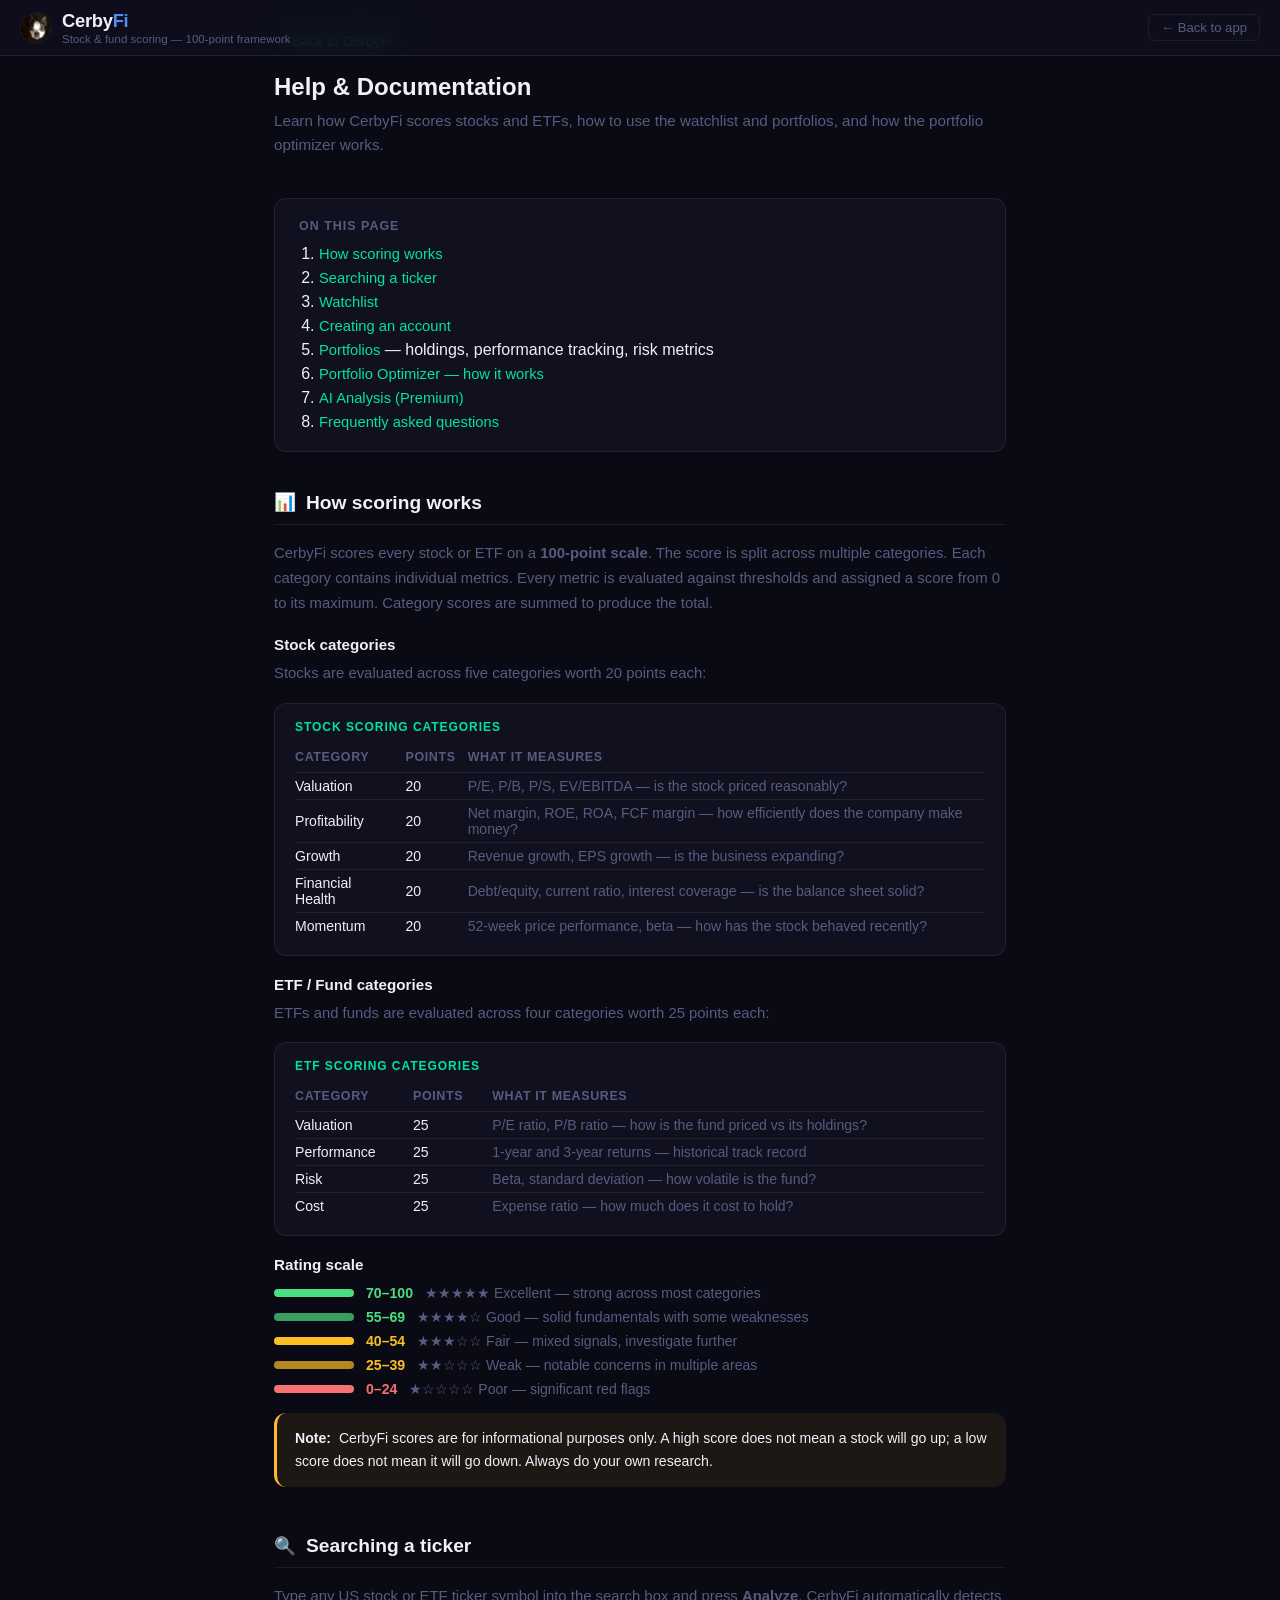
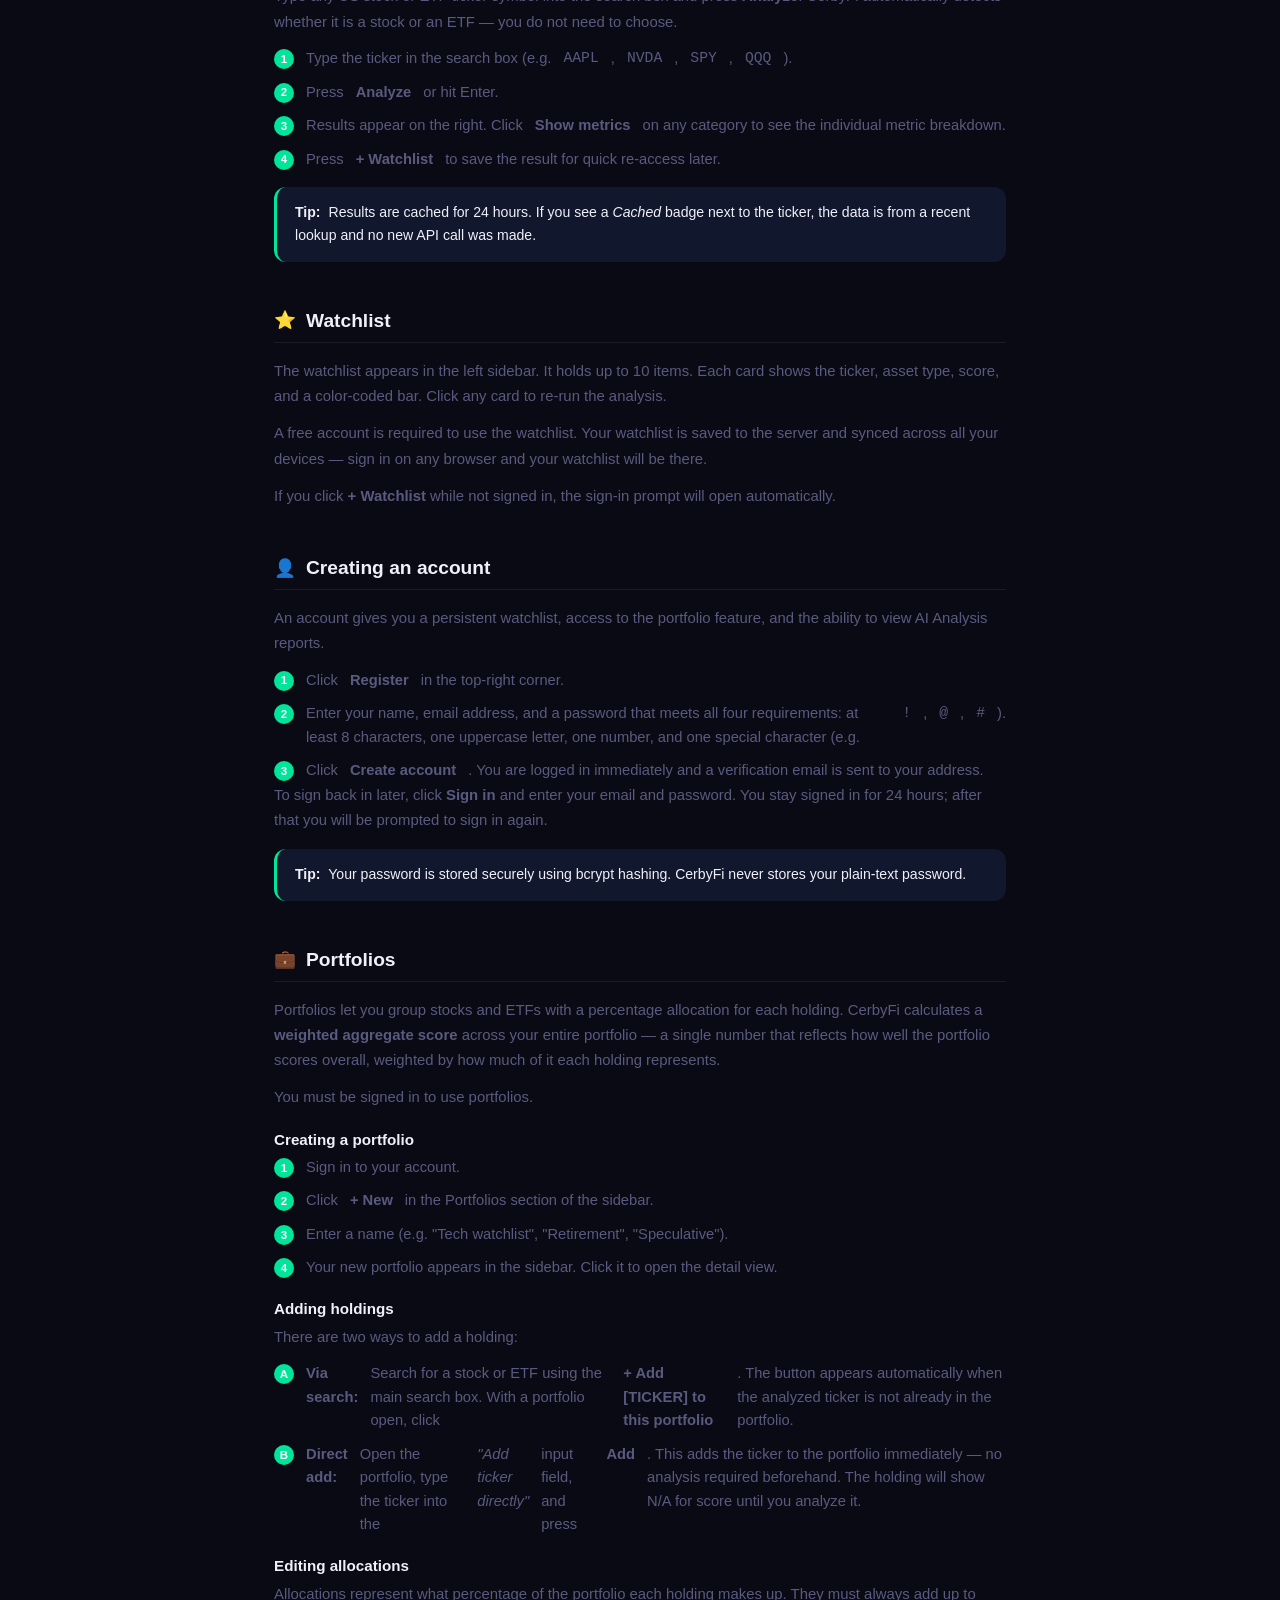
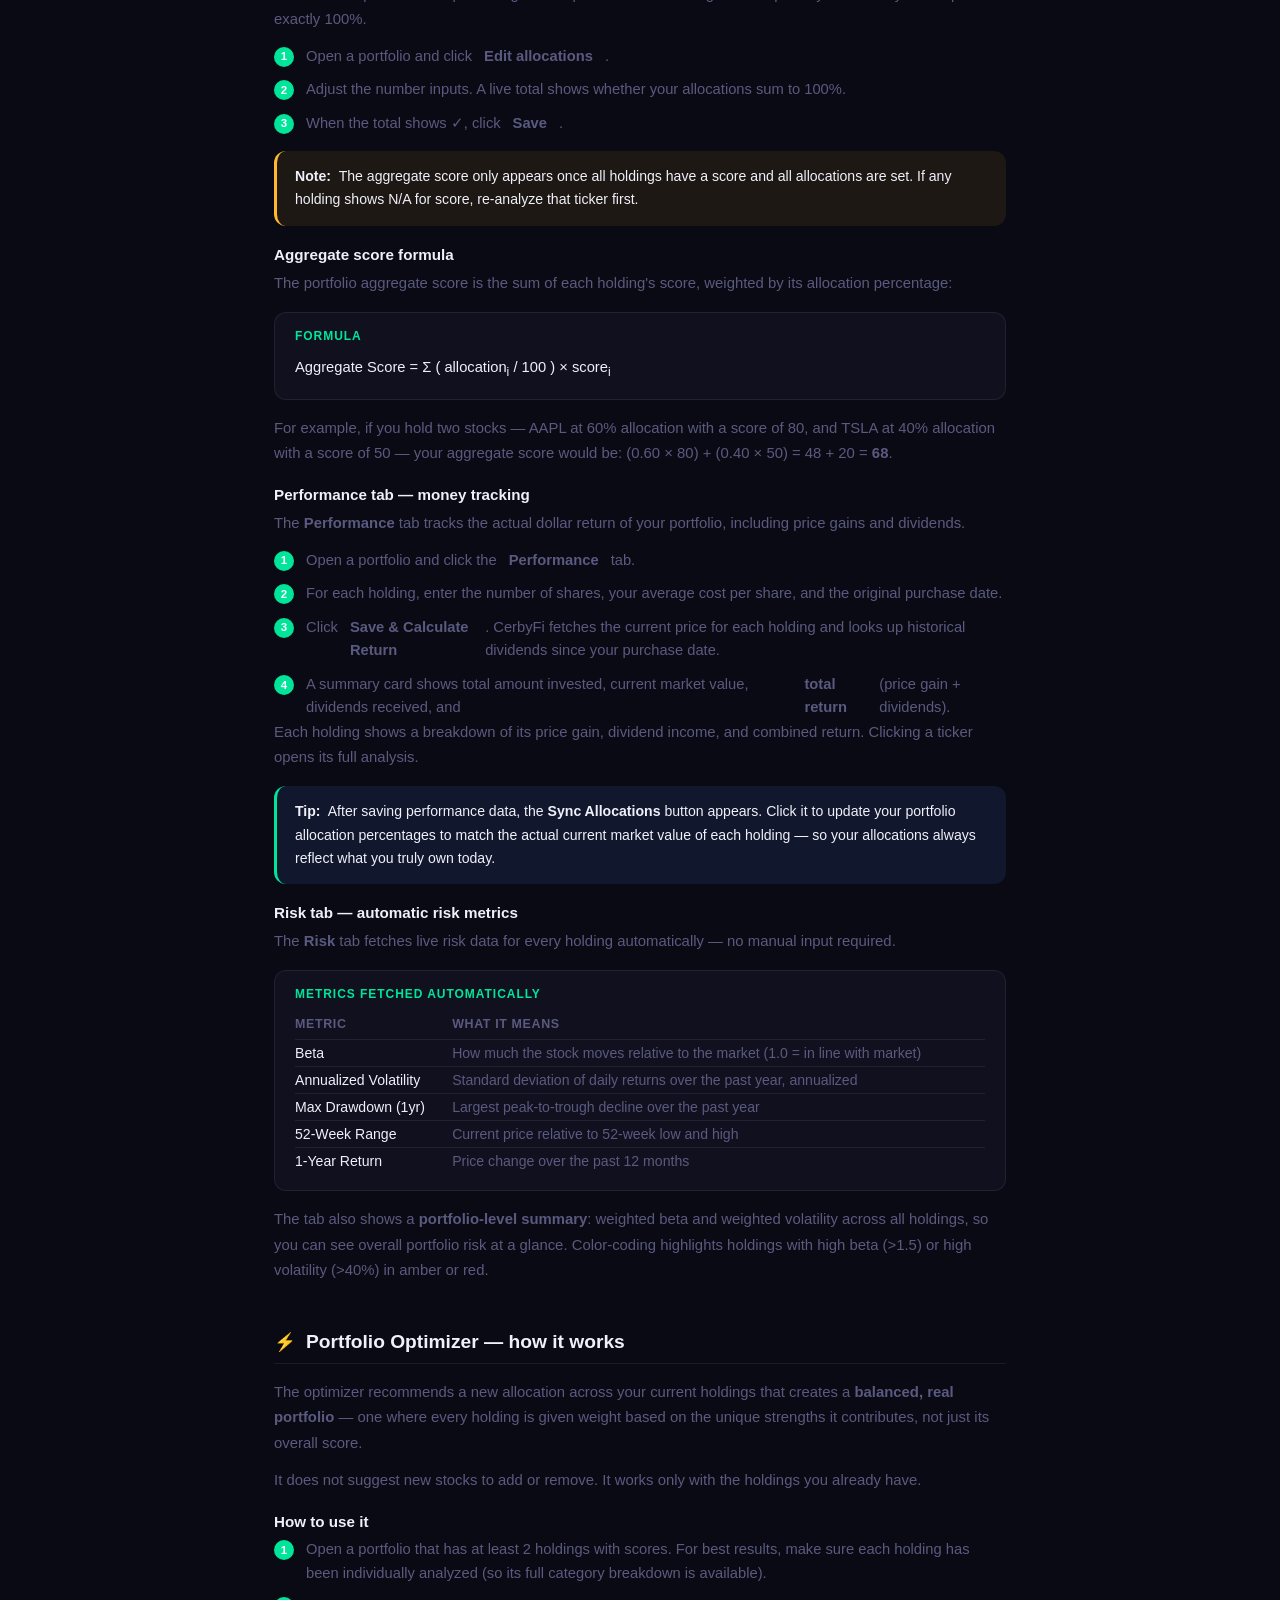
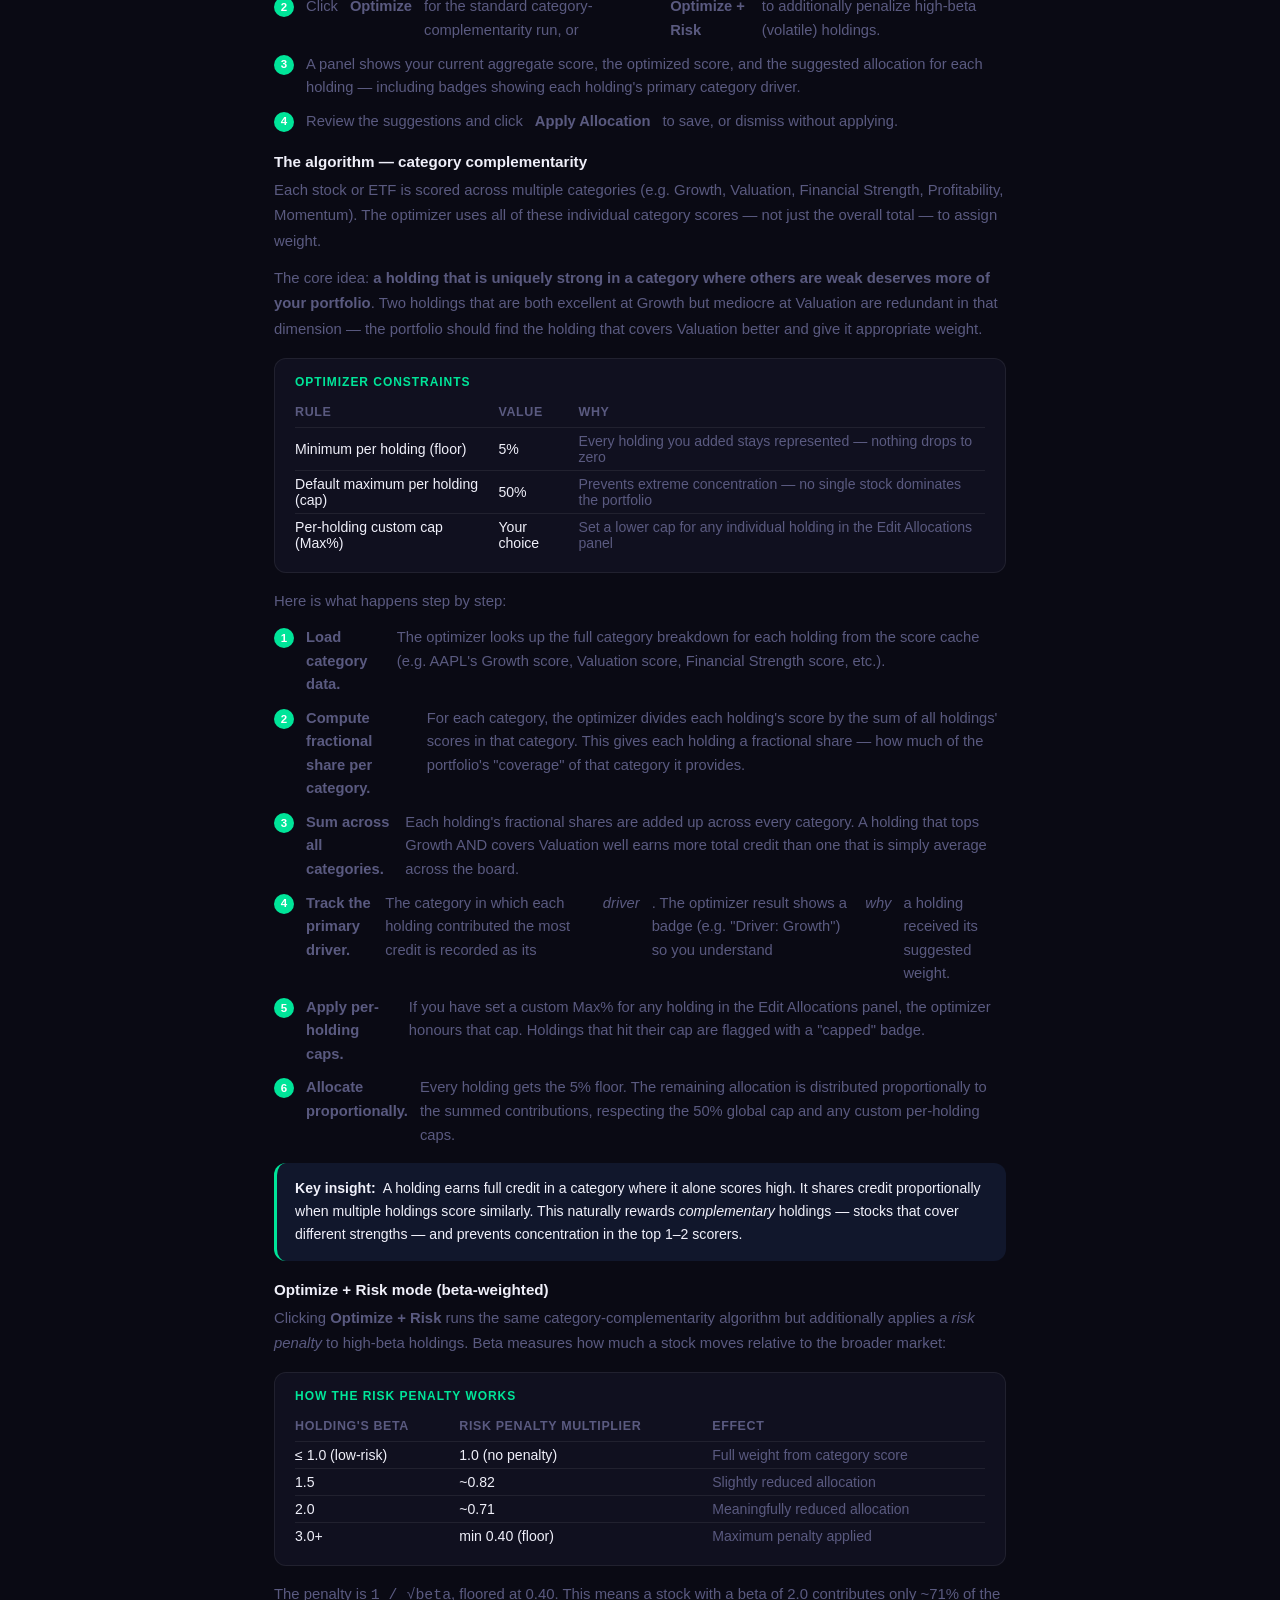
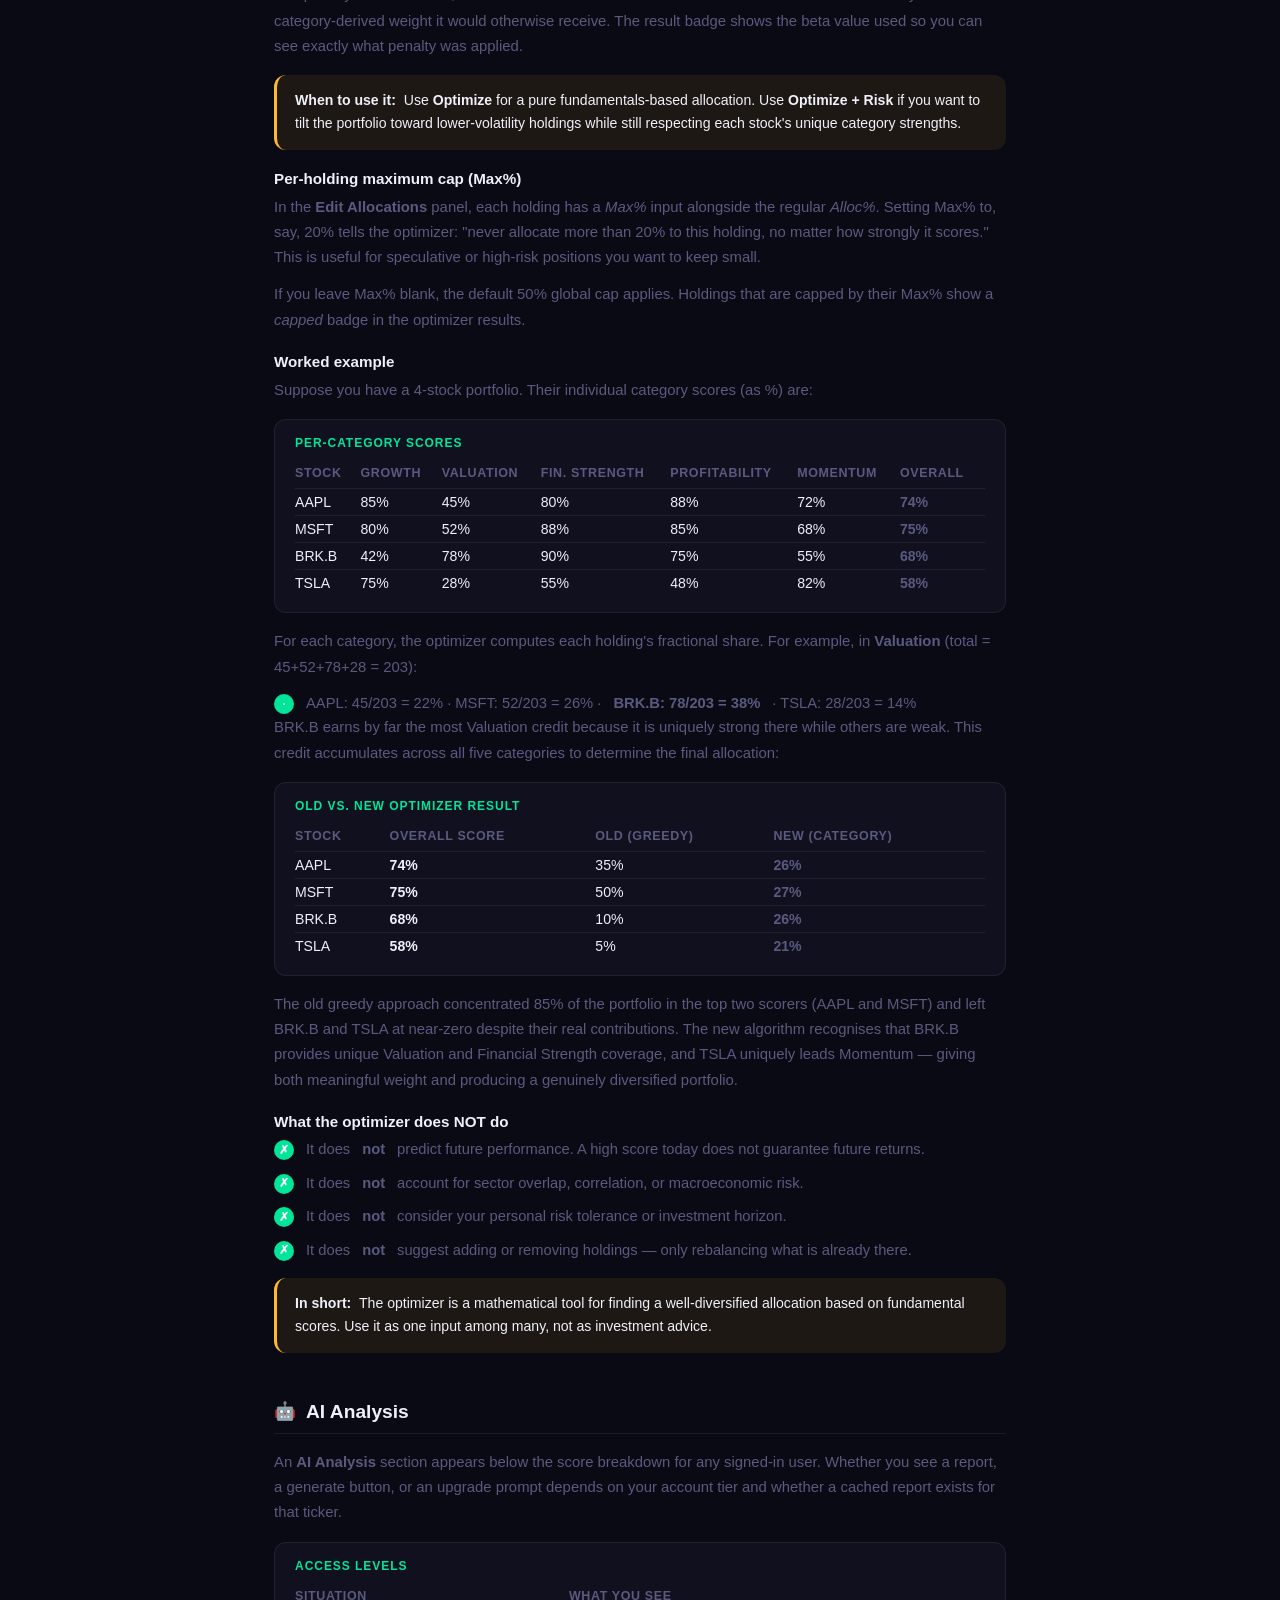
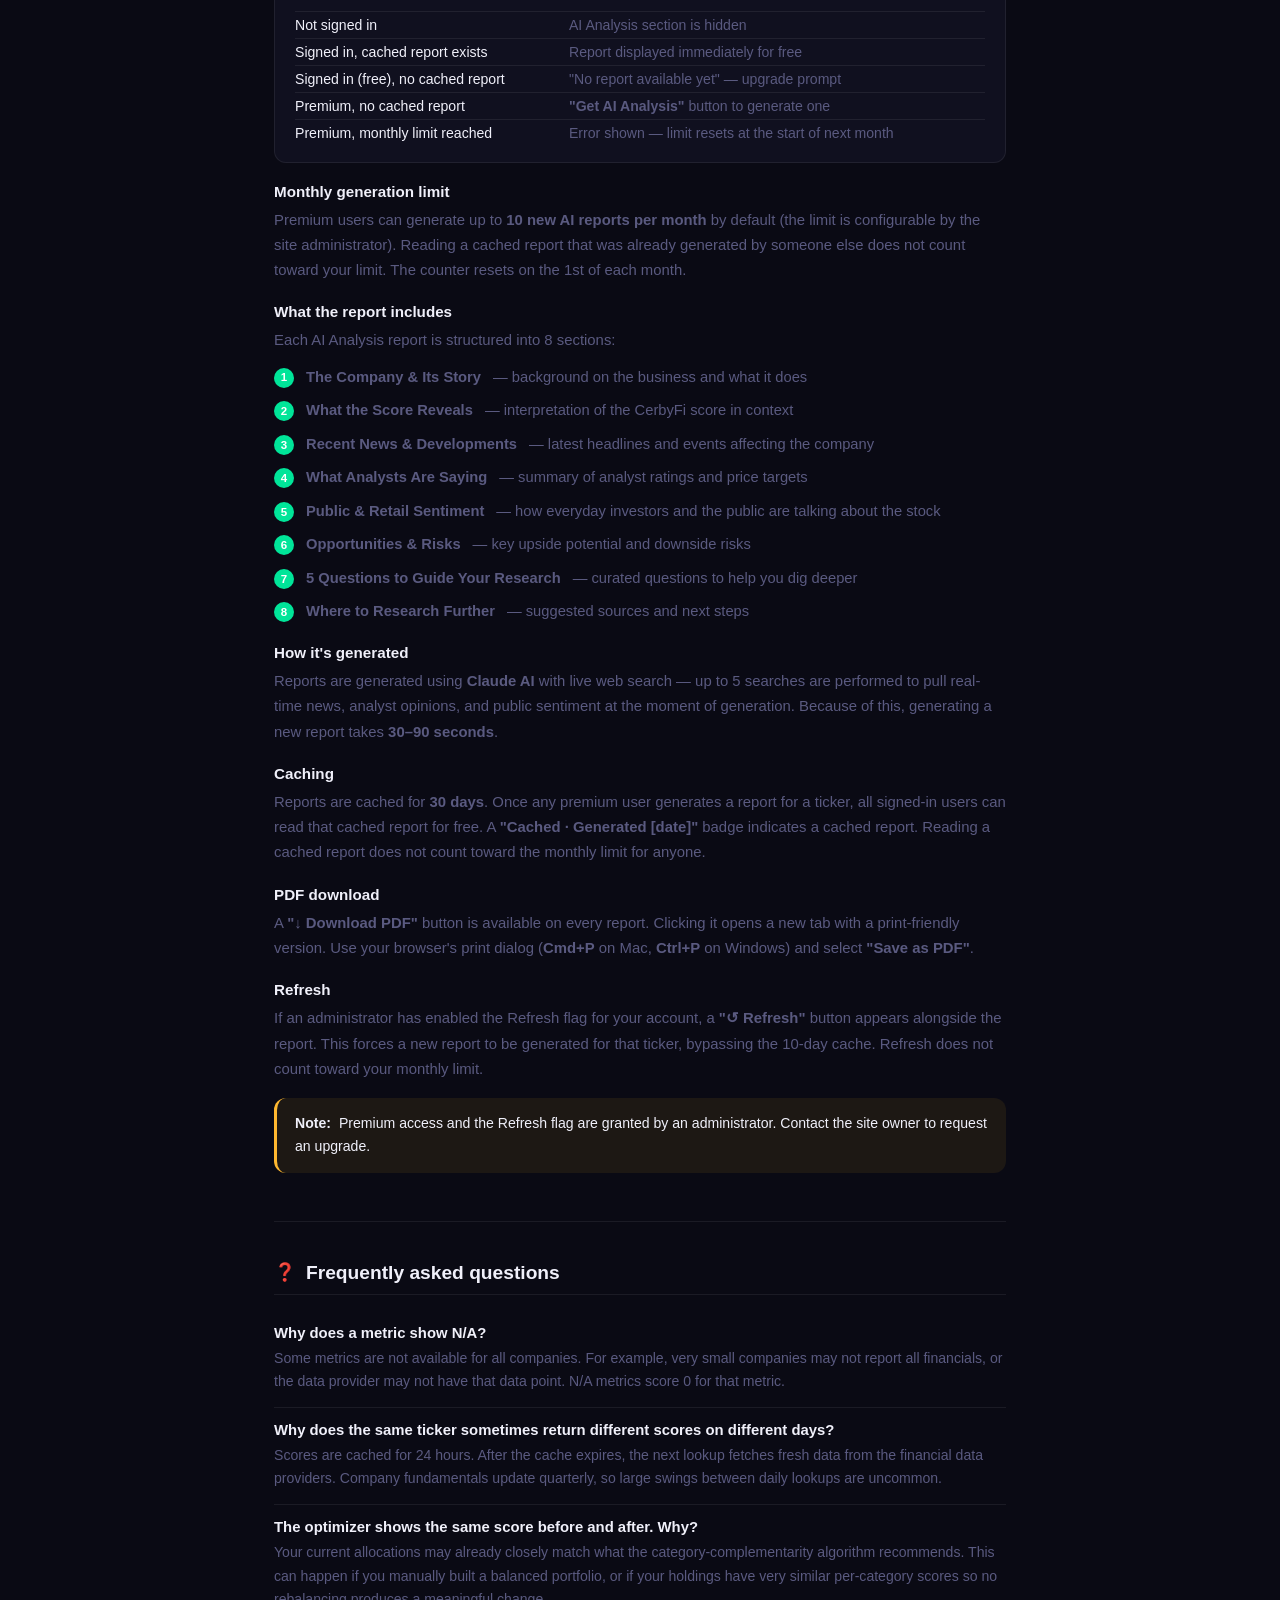
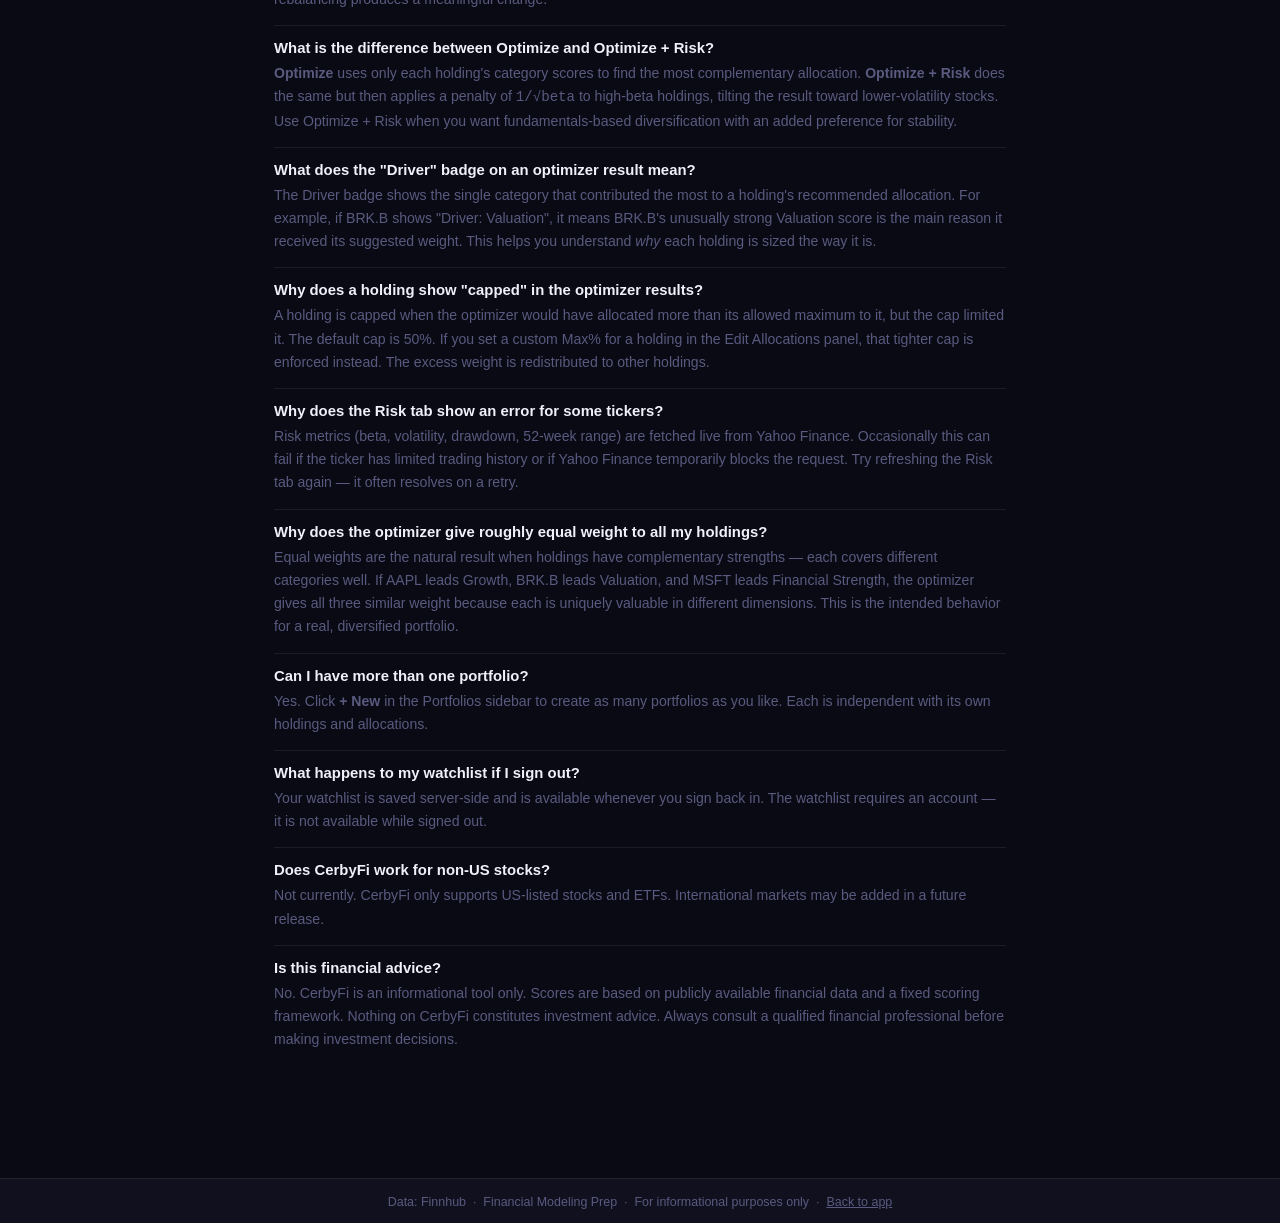
<file: frontend/help.html>
<!DOCTYPE html>
<html lang="en">
<head>
  <meta charset="UTF-8" />
  <meta name="viewport" content="width=device-width, initial-scale=1.0" />
  <title>Help — CerbyFi</title>
  <link rel="stylesheet" href="style.css?v=10" />
  <style>
    /* ── Help-page layout ── */
    .help-wrap {
      max-width: 780px;
      margin: 0 auto;
      padding: 32px 24px 64px;
      flex: 1;
    }

    .help-hero {
      margin-bottom: 40px;
    }
    .help-hero h2 {
      font-size: 1.5rem;
      font-weight: 700;
      color: var(--text);
      margin-bottom: 8px;
    }
    .help-hero p {
      color: var(--muted);
      font-size: 0.95rem;
      line-height: 1.6;
    }

    /* ── Table of contents ── */
    .toc {
      background: var(--surface);
      border: 1px solid var(--border);
      border-radius: var(--radius);
      padding: 20px 24px;
      margin-bottom: 40px;
    }
    .toc-title {
      font-size: 0.78rem;
      font-weight: 700;
      text-transform: uppercase;
      letter-spacing: 0.08em;
      color: var(--muted);
      margin-bottom: 12px;
    }
    .toc ol {
      list-style: decimal;
      padding-left: 20px;
      display: flex;
      flex-direction: column;
      gap: 6px;
    }
    .toc a {
      color: var(--accent);
      text-decoration: none;
      font-size: 0.92rem;
    }
    .toc a:hover { text-decoration: underline; }

    /* ── Sections ── */
    .help-section {
      margin-bottom: 48px;
      scroll-margin-top: 24px;
    }
    .help-section h3 {
      font-size: 1.2rem;
      font-weight: 700;
      color: var(--text);
      margin-bottom: 16px;
      padding-bottom: 10px;
      border-bottom: 1px solid var(--border);
      display: flex;
      align-items: center;
      gap: 10px;
    }
    .section-icon {
      font-size: 1.1rem;
    }
    .help-section p {
      color: var(--muted);
      font-size: 0.93rem;
      line-height: 1.7;
      margin-bottom: 12px;
    }
    .help-section p:last-child { margin-bottom: 0; }

    /* ── Sub-sections ── */
    .help-subsection {
      margin-top: 20px;
      margin-bottom: 4px;
    }
    .help-subsection h4 {
      font-size: 0.95rem;
      font-weight: 700;
      color: var(--text);
      margin-bottom: 8px;
    }

    /* ── Step list ── */
    .steps {
      list-style: none;
      padding: 0;
      display: flex;
      flex-direction: column;
      gap: 10px;
    }
    .steps li {
      display: flex;
      gap: 12px;
      align-items: flex-start;
      font-size: 0.92rem;
      color: var(--muted);
      line-height: 1.6;
    }
    .step-num {
      background: var(--accent);
      color: #fff;
      font-size: 0.72rem;
      font-weight: 700;
      width: 20px;
      height: 20px;
      border-radius: 50%;
      display: flex;
      align-items: center;
      justify-content: center;
      flex-shrink: 0;
      margin-top: 2px;
    }

    /* ── Callout boxes ── */
    .callout {
      border-radius: var(--radius);
      padding: 14px 18px;
      margin: 16px 0;
      font-size: 0.88rem;
      line-height: 1.65;
    }
    .callout-tip {
      background: rgba(79,142,247,0.1);
      border-left: 3px solid var(--accent);
      color: var(--text);
    }
    .callout-note {
      background: rgba(251,191,36,0.08);
      border-left: 3px solid var(--amber);
      color: var(--text);
    }
    .callout-label {
      font-weight: 700;
      margin-right: 4px;
    }

    /* ── Example box ── */
    .example-box {
      background: var(--surface);
      border: 1px solid var(--border);
      border-radius: var(--radius);
      padding: 16px 20px;
      margin: 16px 0;
    }
    .example-box-title {
      font-size: 0.75rem;
      font-weight: 700;
      text-transform: uppercase;
      letter-spacing: 0.08em;
      color: var(--accent);
      margin-bottom: 12px;
    }
    .example-table {
      width: 100%;
      border-collapse: collapse;
      font-size: 0.88rem;
    }
    .example-table th {
      text-align: left;
      color: var(--muted);
      font-weight: 600;
      padding: 4px 12px 8px 0;
      font-size: 0.78rem;
      text-transform: uppercase;
      letter-spacing: 0.05em;
    }
    .example-table td {
      padding: 5px 12px 5px 0;
      color: var(--text);
      border-top: 1px solid var(--border);
    }
    .example-table td:last-child { color: var(--muted); }
    .score-green { color: #4ade80; font-weight: 600; }
    .score-amber { color: #fbbf24; font-weight: 600; }
    .score-red   { color: #f87171; font-weight: 600; }
    .arrow-cell  { color: var(--accent); font-weight: 700; }

    /* ── Score scale ── */
    .score-scale {
      display: flex;
      flex-direction: column;
      gap: 8px;
      margin: 12px 0;
    }
    .scale-row {
      display: flex;
      align-items: center;
      gap: 12px;
      font-size: 0.88rem;
    }
    .scale-bar {
      height: 8px;
      border-radius: 4px;
      width: 80px;
      flex-shrink: 0;
    }
    .scale-label { color: var(--muted); }

    /* ── FAQ ── */
    .faq-item {
      border-bottom: 1px solid var(--border);
      padding: 14px 0;
    }
    .faq-item:last-child { border-bottom: none; }
    .faq-q {
      font-size: 0.93rem;
      font-weight: 600;
      color: var(--text);
      margin-bottom: 6px;
    }
    .faq-a {
      font-size: 0.88rem;
      color: var(--muted);
      line-height: 1.65;
    }

    /* ── Back link ── */
    .back-link {
      display: inline-flex;
      align-items: center;
      gap: 6px;
      color: var(--accent);
      text-decoration: none;
      font-size: 0.88rem;
      margin-bottom: 24px;
    }
    .back-link:hover { text-decoration: underline; }

    /* ── Divider ── */
    .divider {
      border: none;
      border-top: 1px solid var(--border);
      margin: 40px 0;
    }
  </style>
</head>
<body>

<header class="topbar">
  <div class="topbar-brand">
    <img src="logo.png" alt="CerbyFi" class="topbar-logo" />
    <div>
      <span class="topbar-name">Cerby<span>Fi</span></span>
      <div class="topbar-tagline">Stock &amp; fund scoring — 100-point framework</div>
    </div>
  </div>
  <div class="topbar-right" style="margin-left:auto;">
    <a href="/" class="auth-link" style="text-decoration:none;">← Back to app</a>
  </div>
</header>

<main>
  <div class="help-wrap">

    <a href="/" class="back-link">← Back to CerbyFi</a>

    <div class="help-hero">
      <h2>Help &amp; Documentation</h2>
      <p>Learn how CerbyFi scores stocks and ETFs, how to use the watchlist and portfolios, and how the portfolio optimizer works.</p>
    </div>

    <!-- Table of Contents -->
    <div class="toc">
      <div class="toc-title">On this page</div>
      <ol>
        <li><a href="#scoring">How scoring works</a></li>
        <li><a href="#searching">Searching a ticker</a></li>
        <li><a href="#watchlist">Watchlist</a></li>
        <li><a href="#accounts">Creating an account</a></li>
        <li><a href="#portfolio">Portfolios</a> — holdings, performance tracking, risk metrics</li>
        <li><a href="#optimize">Portfolio Optimizer — how it works</a></li>
        <li><a href="#ai-analysis">AI Analysis (Premium)</a></li>
        <li><a href="#faq">Frequently asked questions</a></li>
      </ol>
    </div>


    <!-- ── 1. Scoring ─────────────────────────────────────── -->
    <section class="help-section" id="scoring">
      <h3><span class="section-icon">📊</span> How scoring works</h3>

      <p>CerbyFi scores every stock or ETF on a <strong>100-point scale</strong>. The score is split across multiple categories. Each category contains individual metrics. Every metric is evaluated against thresholds and assigned a score from 0 to its maximum. Category scores are summed to produce the total.</p>

      <div class="help-subsection">
        <h4>Stock categories</h4>
      </div>
      <p>Stocks are evaluated across five categories worth 20 points each:</p>

      <div class="example-box">
        <div class="example-box-title">Stock scoring categories</div>
        <table class="example-table">
          <thead><tr><th>Category</th><th>Points</th><th>What it measures</th></tr></thead>
          <tbody>
            <tr><td>Valuation</td><td>20</td><td>P/E, P/B, P/S, EV/EBITDA — is the stock priced reasonably?</td></tr>
            <tr><td>Profitability</td><td>20</td><td>Net margin, ROE, ROA, FCF margin — how efficiently does the company make money?</td></tr>
            <tr><td>Growth</td><td>20</td><td>Revenue growth, EPS growth — is the business expanding?</td></tr>
            <tr><td>Financial Health</td><td>20</td><td>Debt/equity, current ratio, interest coverage — is the balance sheet solid?</td></tr>
            <tr><td>Momentum</td><td>20</td><td>52-week price performance, beta — how has the stock behaved recently?</td></tr>
          </tbody>
        </table>
      </div>

      <div class="help-subsection">
        <h4>ETF / Fund categories</h4>
      </div>
      <p>ETFs and funds are evaluated across four categories worth 25 points each:</p>

      <div class="example-box">
        <div class="example-box-title">ETF scoring categories</div>
        <table class="example-table">
          <thead><tr><th>Category</th><th>Points</th><th>What it measures</th></tr></thead>
          <tbody>
            <tr><td>Valuation</td><td>25</td><td>P/E ratio, P/B ratio — how is the fund priced vs its holdings?</td></tr>
            <tr><td>Performance</td><td>25</td><td>1-year and 3-year returns — historical track record</td></tr>
            <tr><td>Risk</td><td>25</td><td>Beta, standard deviation — how volatile is the fund?</td></tr>
            <tr><td>Cost</td><td>25</td><td>Expense ratio — how much does it cost to hold?</td></tr>
          </tbody>
        </table>
      </div>

      <div class="help-subsection">
        <h4>Rating scale</h4>
      </div>
      <div class="score-scale">
        <div class="scale-row">
          <div class="scale-bar" style="background:#4ade80;"></div>
          <span class="score-green">70–100</span>
          <span class="scale-label">★★★★★ Excellent — strong across most categories</span>
        </div>
        <div class="scale-row">
          <div class="scale-bar" style="background:#4ade80; opacity:0.7;"></div>
          <span class="score-green">55–69</span>
          <span class="scale-label">★★★★☆ Good — solid fundamentals with some weaknesses</span>
        </div>
        <div class="scale-row">
          <div class="scale-bar" style="background:#fbbf24;"></div>
          <span class="score-amber">40–54</span>
          <span class="scale-label">★★★☆☆ Fair — mixed signals, investigate further</span>
        </div>
        <div class="scale-row">
          <div class="scale-bar" style="background:#fbbf24; opacity:0.7;"></div>
          <span class="score-amber">25–39</span>
          <span class="scale-label">★★☆☆☆ Weak — notable concerns in multiple areas</span>
        </div>
        <div class="scale-row">
          <div class="scale-bar" style="background:#f87171;"></div>
          <span class="score-red">0–24</span>
          <span class="scale-label">★☆☆☆☆ Poor — significant red flags</span>
        </div>
      </div>

      <div class="callout callout-note" style="margin-top:16px;">
        <span class="callout-label">Note:</span> CerbyFi scores are for informational purposes only. A high score does not mean a stock will go up; a low score does not mean it will go down. Always do your own research.
      </div>
    </section>


    <!-- ── 2. Searching ───────────────────────────────────── -->
    <section class="help-section" id="searching">
      <h3><span class="section-icon">🔍</span> Searching a ticker</h3>

      <p>Type any US stock or ETF ticker symbol into the search box and press <strong>Analyze</strong>. CerbyFi automatically detects whether it is a stock or an ETF — you do not need to choose.</p>

      <ul class="steps">
        <li><span class="step-num">1</span>Type the ticker in the search box (e.g. <code>AAPL</code>, <code>NVDA</code>, <code>SPY</code>, <code>QQQ</code>).</li>
        <li><span class="step-num">2</span>Press <strong>Analyze</strong> or hit Enter.</li>
        <li><span class="step-num">3</span>Results appear on the right. Click <strong>Show metrics</strong> on any category to see the individual metric breakdown.</li>
        <li><span class="step-num">4</span>Press <strong>+ Watchlist</strong> to save the result for quick re-access later.</li>
      </ul>

      <div class="callout callout-tip" style="margin-top:16px;">
        <span class="callout-label">Tip:</span> Results are cached for 24 hours. If you see a <em>Cached</em> badge next to the ticker, the data is from a recent lookup and no new API call was made.
      </div>
    </section>


    <!-- ── 3. Watchlist ───────────────────────────────────── -->
    <section class="help-section" id="watchlist">
      <h3><span class="section-icon">⭐</span> Watchlist</h3>

      <p>The watchlist appears in the left sidebar. It holds up to 10 items. Each card shows the ticker, asset type, score, and a color-coded bar. Click any card to re-run the analysis.</p>

      <p>A free account is required to use the watchlist. Your watchlist is saved to the server and synced across all your devices — sign in on any browser and your watchlist will be there.</p>

      <p>If you click <strong>+ Watchlist</strong> while not signed in, the sign-in prompt will open automatically.</p>
    </section>


    <!-- ── 4. Accounts ────────────────────────────────────── -->
    <section class="help-section" id="accounts">
      <h3><span class="section-icon">👤</span> Creating an account</h3>

      <p>An account gives you a persistent watchlist, access to the portfolio feature, and the ability to view AI Analysis reports.</p>

      <ul class="steps">
        <li><span class="step-num">1</span>Click <strong>Register</strong> in the top-right corner.</li>
        <li><span class="step-num">2</span>Enter your name, email address, and a password that meets all four requirements: at least 8 characters, one uppercase letter, one number, and one special character (e.g. <code>!</code>, <code>@</code>, <code>#</code>).</li>
        <li><span class="step-num">3</span>Click <strong>Create account</strong>. You are logged in immediately and a verification email is sent to your address.</li>
      </ul>

      <p>To sign back in later, click <strong>Sign in</strong> and enter your email and password. You stay signed in for 24 hours; after that you will be prompted to sign in again.</p>

      <div class="callout callout-tip">
        <span class="callout-label">Tip:</span> Your password is stored securely using bcrypt hashing. CerbyFi never stores your plain-text password.
      </div>
    </section>


    <!-- ── 5. Portfolios ──────────────────────────────────── -->
    <section class="help-section" id="portfolio">
      <h3><span class="section-icon">💼</span> Portfolios</h3>

      <p>Portfolios let you group stocks and ETFs with a percentage allocation for each holding. CerbyFi calculates a <strong>weighted aggregate score</strong> across your entire portfolio — a single number that reflects how well the portfolio scores overall, weighted by how much of it each holding represents.</p>

      <p>You must be signed in to use portfolios.</p>

      <div class="help-subsection">
        <h4>Creating a portfolio</h4>
      </div>
      <ul class="steps">
        <li><span class="step-num">1</span>Sign in to your account.</li>
        <li><span class="step-num">2</span>Click <strong>+ New</strong> in the Portfolios section of the sidebar.</li>
        <li><span class="step-num">3</span>Enter a name (e.g. "Tech watchlist", "Retirement", "Speculative").</li>
        <li><span class="step-num">4</span>Your new portfolio appears in the sidebar. Click it to open the detail view.</li>
      </ul>

      <div class="help-subsection">
        <h4>Adding holdings</h4>
      </div>
      <p>There are two ways to add a holding:</p>
      <ul class="steps">
        <li><span class="step-num">A</span><strong>Via search:</strong> Search for a stock or ETF using the main search box. With a portfolio open, click <strong>+ Add [TICKER] to this portfolio</strong>. The button appears automatically when the analyzed ticker is not already in the portfolio.</li>
        <li><span class="step-num">B</span><strong>Direct add:</strong> Open the portfolio, type the ticker into the <em>"Add ticker directly"</em> input field, and press <strong>Add</strong>. This adds the ticker to the portfolio immediately — no analysis required beforehand. The holding will show N/A for score until you analyze it.</li>
      </ul>

      <div class="help-subsection">
        <h4>Editing allocations</h4>
      </div>
      <p>Allocations represent what percentage of the portfolio each holding makes up. They must always add up to exactly 100%.</p>
      <ul class="steps">
        <li><span class="step-num">1</span>Open a portfolio and click <strong>Edit allocations</strong>.</li>
        <li><span class="step-num">2</span>Adjust the number inputs. A live total shows whether your allocations sum to 100%.</li>
        <li><span class="step-num">3</span>When the total shows ✓, click <strong>Save</strong>.</li>
      </ul>

      <div class="callout callout-note">
        <span class="callout-label">Note:</span> The aggregate score only appears once all holdings have a score and all allocations are set. If any holding shows N/A for score, re-analyze that ticker first.
      </div>

      <div class="help-subsection">
        <h4>Aggregate score formula</h4>
      </div>
      <p>The portfolio aggregate score is the sum of each holding's score, weighted by its allocation percentage:</p>

      <div class="example-box">
        <div class="example-box-title">Formula</div>
        <p style="color:var(--text);font-size:0.92rem;margin-bottom:0;">Aggregate Score = Σ ( allocation<sub>i</sub> / 100 ) × score<sub>i</sub></p>
      </div>

      <p>For example, if you hold two stocks — AAPL at 60% allocation with a score of 80, and TSLA at 40% allocation with a score of 50 — your aggregate score would be: (0.60 × 80) + (0.40 × 50) = 48 + 20 = <strong>68</strong>.</p>

      <div class="help-subsection">
        <h4>Performance tab — money tracking</h4>
      </div>
      <p>The <strong>Performance</strong> tab tracks the actual dollar return of your portfolio, including price gains and dividends.</p>
      <ul class="steps">
        <li><span class="step-num">1</span>Open a portfolio and click the <strong>Performance</strong> tab.</li>
        <li><span class="step-num">2</span>For each holding, enter the number of shares, your average cost per share, and the original purchase date.</li>
        <li><span class="step-num">3</span>Click <strong>Save &amp; Calculate Return</strong>. CerbyFi fetches the current price for each holding and looks up historical dividends since your purchase date.</li>
        <li><span class="step-num">4</span>A summary card shows total amount invested, current market value, dividends received, and <strong>total return</strong> (price gain + dividends).</li>
      </ul>

      <p>Each holding shows a breakdown of its price gain, dividend income, and combined return. Clicking a ticker opens its full analysis.</p>

      <div class="callout callout-tip">
        <span class="callout-label">Tip:</span> After saving performance data, the <strong>Sync Allocations</strong> button appears. Click it to update your portfolio allocation percentages to match the actual current market value of each holding — so your allocations always reflect what you truly own today.
      </div>

      <div class="help-subsection">
        <h4>Risk tab — automatic risk metrics</h4>
      </div>
      <p>The <strong>Risk</strong> tab fetches live risk data for every holding automatically — no manual input required.</p>

      <div class="example-box">
        <div class="example-box-title">Metrics fetched automatically</div>
        <table class="example-table">
          <thead><tr><th>Metric</th><th>What it means</th></tr></thead>
          <tbody>
            <tr><td>Beta</td><td>How much the stock moves relative to the market (1.0 = in line with market)</td></tr>
            <tr><td>Annualized Volatility</td><td>Standard deviation of daily returns over the past year, annualized</td></tr>
            <tr><td>Max Drawdown (1yr)</td><td>Largest peak-to-trough decline over the past year</td></tr>
            <tr><td>52-Week Range</td><td>Current price relative to 52-week low and high</td></tr>
            <tr><td>1-Year Return</td><td>Price change over the past 12 months</td></tr>
          </tbody>
        </table>
      </div>

      <p>The tab also shows a <strong>portfolio-level summary</strong>: weighted beta and weighted volatility across all holdings, so you can see overall portfolio risk at a glance. Color-coding highlights holdings with high beta (&gt;1.5) or high volatility (&gt;40%) in amber or red.</p>
    </section>


    <!-- ── 6. Optimizer ───────────────────────────────────── -->
    <section class="help-section" id="optimize">
      <h3><span class="section-icon">⚡</span> Portfolio Optimizer — how it works</h3>

      <p>The optimizer recommends a new allocation across your current holdings that creates a <strong>balanced, real portfolio</strong> — one where every holding is given weight based on the unique strengths it contributes, not just its overall score.</p>

      <p>It does not suggest new stocks to add or remove. It works only with the holdings you already have.</p>

      <div class="help-subsection">
        <h4>How to use it</h4>
      </div>
      <ul class="steps">
        <li><span class="step-num">1</span>Open a portfolio that has at least 2 holdings with scores. For best results, make sure each holding has been individually analyzed (so its full category breakdown is available).</li>
        <li><span class="step-num">2</span>Click <strong>Optimize</strong> for the standard category-complementarity run, or <strong>Optimize + Risk</strong> to additionally penalize high-beta (volatile) holdings.</li>
        <li><span class="step-num">3</span>A panel shows your current aggregate score, the optimized score, and the suggested allocation for each holding — including badges showing each holding's primary category driver.</li>
        <li><span class="step-num">4</span>Review the suggestions and click <strong>Apply Allocation</strong> to save, or dismiss without applying.</li>
      </ul>

      <div class="help-subsection">
        <h4>The algorithm — category complementarity</h4>
      </div>

      <p>Each stock or ETF is scored across multiple categories (e.g. Growth, Valuation, Financial Strength, Profitability, Momentum). The optimizer uses all of these individual category scores — not just the overall total — to assign weight.</p>

      <p>The core idea: <strong>a holding that is uniquely strong in a category where others are weak deserves more of your portfolio</strong>. Two holdings that are both excellent at Growth but mediocre at Valuation are redundant in that dimension — the portfolio should find the holding that covers Valuation better and give it appropriate weight.</p>

      <div class="example-box">
        <div class="example-box-title">Optimizer constraints</div>
        <table class="example-table">
          <thead><tr><th>Rule</th><th>Value</th><th>Why</th></tr></thead>
          <tbody>
            <tr><td>Minimum per holding (floor)</td><td>5%</td><td>Every holding you added stays represented — nothing drops to zero</td></tr>
            <tr><td>Default maximum per holding (cap)</td><td>50%</td><td>Prevents extreme concentration — no single stock dominates the portfolio</td></tr>
            <tr><td>Per-holding custom cap (Max%)</td><td>Your choice</td><td>Set a lower cap for any individual holding in the Edit Allocations panel</td></tr>
          </tbody>
        </table>
      </div>

      <p>Here is what happens step by step:</p>

      <ul class="steps">
        <li><span class="step-num">1</span><strong>Load category data.</strong> The optimizer looks up the full category breakdown for each holding from the score cache (e.g. AAPL's Growth score, Valuation score, Financial Strength score, etc.).</li>
        <li><span class="step-num">2</span><strong>Compute fractional share per category.</strong> For each category, the optimizer divides each holding's score by the sum of all holdings' scores in that category. This gives each holding a fractional share — how much of the portfolio's "coverage" of that category it provides.</li>
        <li><span class="step-num">3</span><strong>Sum across all categories.</strong> Each holding's fractional shares are added up across every category. A holding that tops Growth AND covers Valuation well earns more total credit than one that is simply average across the board.</li>
        <li><span class="step-num">4</span><strong>Track the primary driver.</strong> The category in which each holding contributed the most credit is recorded as its <em>driver</em>. The optimizer result shows a badge (e.g. "Driver: Growth") so you understand <em>why</em> a holding received its suggested weight.</li>
        <li><span class="step-num">5</span><strong>Apply per-holding caps.</strong> If you have set a custom Max% for any holding in the Edit Allocations panel, the optimizer honours that cap. Holdings that hit their cap are flagged with a "capped" badge.</li>
        <li><span class="step-num">6</span><strong>Allocate proportionally.</strong> Every holding gets the 5% floor. The remaining allocation is distributed proportionally to the summed contributions, respecting the 50% global cap and any custom per-holding caps.</li>
      </ul>

      <div class="callout callout-tip">
        <span class="callout-label">Key insight:</span> A holding earns full credit in a category where it alone scores high. It shares credit proportionally when multiple holdings score similarly. This naturally rewards <em>complementary</em> holdings — stocks that cover different strengths — and prevents concentration in the top 1–2 scorers.
      </div>

      <div class="help-subsection">
        <h4>Optimize + Risk mode (beta-weighted)</h4>
      </div>

      <p>Clicking <strong>Optimize + Risk</strong> runs the same category-complementarity algorithm but additionally applies a <em>risk penalty</em> to high-beta holdings. Beta measures how much a stock moves relative to the broader market:</p>

      <div class="example-box">
        <div class="example-box-title">How the risk penalty works</div>
        <table class="example-table">
          <thead><tr><th>Holding's beta</th><th>Risk penalty multiplier</th><th>Effect</th></tr></thead>
          <tbody>
            <tr><td>≤ 1.0 (low-risk)</td><td>1.0 (no penalty)</td><td>Full weight from category score</td></tr>
            <tr><td>1.5</td><td>~0.82</td><td>Slightly reduced allocation</td></tr>
            <tr><td>2.0</td><td>~0.71</td><td>Meaningfully reduced allocation</td></tr>
            <tr><td>3.0+</td><td>min 0.40 (floor)</td><td>Maximum penalty applied</td></tr>
          </tbody>
        </table>
      </div>

      <p>The penalty is <code>1 / √beta</code>, floored at 0.40. This means a stock with a beta of 2.0 contributes only ~71% of the category-derived weight it would otherwise receive. The result badge shows the beta value used so you can see exactly what penalty was applied.</p>

      <div class="callout callout-note">
        <span class="callout-label">When to use it:</span> Use <strong>Optimize</strong> for a pure fundamentals-based allocation. Use <strong>Optimize + Risk</strong> if you want to tilt the portfolio toward lower-volatility holdings while still respecting each stock's unique category strengths.
      </div>

      <div class="help-subsection">
        <h4>Per-holding maximum cap (Max%)</h4>
      </div>

      <p>In the <strong>Edit Allocations</strong> panel, each holding has a <em>Max%</em> input alongside the regular <em>Alloc%</em>. Setting Max% to, say, 20% tells the optimizer: "never allocate more than 20% to this holding, no matter how strongly it scores." This is useful for speculative or high-risk positions you want to keep small.</p>

      <p>If you leave Max% blank, the default 50% global cap applies. Holdings that are capped by their Max% show a <em>capped</em> badge in the optimizer results.</p>

      <div class="help-subsection">
        <h4>Worked example</h4>
      </div>

      <p>Suppose you have a 4-stock portfolio. Their individual category scores (as %) are:</p>

      <div class="example-box">
        <div class="example-box-title">Per-category scores</div>
        <table class="example-table">
          <thead><tr><th>Stock</th><th>Growth</th><th>Valuation</th><th>Fin. Strength</th><th>Profitability</th><th>Momentum</th><th>Overall</th></tr></thead>
          <tbody>
            <tr><td>AAPL</td><td>85%</td><td>45%</td><td>80%</td><td>88%</td><td>72%</td><td class="score-green">74%</td></tr>
            <tr><td>MSFT</td><td>80%</td><td>52%</td><td>88%</td><td>85%</td><td>68%</td><td class="score-green">75%</td></tr>
            <tr><td>BRK.B</td><td>42%</td><td>78%</td><td>90%</td><td>75%</td><td>55%</td><td class="score-green">68%</td></tr>
            <tr><td>TSLA</td><td>75%</td><td>28%</td><td>55%</td><td>48%</td><td>82%</td><td class="score-amber">58%</td></tr>
          </tbody>
        </table>
      </div>

      <p>For each category, the optimizer computes each holding's fractional share. For example, in <strong>Valuation</strong> (total = 45+52+78+28 = 203):</p>
      <ul class="steps" style="margin-top:8px;">
        <li><span class="step-num">·</span>AAPL: 45/203 = 22% · MSFT: 52/203 = 26% · <strong>BRK.B: 78/203 = 38%</strong> · TSLA: 28/203 = 14%</li>
      </ul>
      <p>BRK.B earns by far the most Valuation credit because it is uniquely strong there while others are weak. This credit accumulates across all five categories to determine the final allocation:</p>

      <div class="example-box">
        <div class="example-box-title">Old vs. new optimizer result</div>
        <table class="example-table">
          <thead><tr><th>Stock</th><th>Overall score</th><th>Old (greedy)</th><th>New (category)</th></tr></thead>
          <tbody>
            <tr><td>AAPL</td><td class="score-green">74%</td><td>35%</td><td class="arrow-cell">26%</td></tr>
            <tr><td>MSFT</td><td class="score-green">75%</td><td>50%</td><td class="arrow-cell">27%</td></tr>
            <tr><td>BRK.B</td><td class="score-green">68%</td><td>10%</td><td class="arrow-cell">26%</td></tr>
            <tr><td>TSLA</td><td class="score-amber">58%</td><td>5%</td><td class="arrow-cell">21%</td></tr>
          </tbody>
        </table>
      </div>

      <p>The old greedy approach concentrated 85% of the portfolio in the top two scorers (AAPL and MSFT) and left BRK.B and TSLA at near-zero despite their real contributions. The new algorithm recognises that BRK.B provides unique Valuation and Financial Strength coverage, and TSLA uniquely leads Momentum — giving both meaningful weight and producing a genuinely diversified portfolio.</p>

      <div class="help-subsection">
        <h4>What the optimizer does NOT do</h4>
      </div>
      <ul class="steps">
        <li><span class="step-num">✗</span>It does <strong>not</strong> predict future performance. A high score today does not guarantee future returns.</li>
        <li><span class="step-num">✗</span>It does <strong>not</strong> account for sector overlap, correlation, or macroeconomic risk.</li>
        <li><span class="step-num">✗</span>It does <strong>not</strong> consider your personal risk tolerance or investment horizon.</li>
        <li><span class="step-num">✗</span>It does <strong>not</strong> suggest adding or removing holdings — only rebalancing what is already there.</li>
      </ul>

      <div class="callout callout-note">
        <span class="callout-label">In short:</span> The optimizer is a mathematical tool for finding a well-diversified allocation based on fundamental scores. Use it as one input among many, not as investment advice.
      </div>
    </section>

    <!-- ── 7. AI Analysis ────────────────────────────────────── -->
    <section class="help-section" id="ai-analysis">
      <h3><span class="section-icon">🤖</span> AI Analysis</h3>

      <p>An <strong>AI Analysis</strong> section appears below the score breakdown for any signed-in user. Whether you see a report, a generate button, or an upgrade prompt depends on your account tier and whether a cached report exists for that ticker.</p>

      <div class="example-box">
        <div class="example-box-title">Access levels</div>
        <table class="example-table">
          <thead><tr><th>Situation</th><th>What you see</th></tr></thead>
          <tbody>
            <tr><td>Not signed in</td><td>AI Analysis section is hidden</td></tr>
            <tr><td>Signed in, cached report exists</td><td>Report displayed immediately for free</td></tr>
            <tr><td>Signed in (free), no cached report</td><td>"No report available yet" — upgrade prompt</td></tr>
            <tr><td>Premium, no cached report</td><td><strong>"Get AI Analysis"</strong> button to generate one</td></tr>
            <tr><td>Premium, monthly limit reached</td><td>Error shown — limit resets at the start of next month</td></tr>
          </tbody>
        </table>
      </div>

      <div class="help-subsection">
        <h4>Monthly generation limit</h4>
      </div>
      <p>Premium users can generate up to <strong>10 new AI reports per month</strong> by default (the limit is configurable by the site administrator). Reading a cached report that was already generated by someone else does not count toward your limit. The counter resets on the 1st of each month.</p>

      <div class="help-subsection">
        <h4>What the report includes</h4>
      </div>
      <p>Each AI Analysis report is structured into 8 sections:</p>
      <ul class="steps">
        <li><span class="step-num">1</span><strong>The Company &amp; Its Story</strong> — background on the business and what it does</li>
        <li><span class="step-num">2</span><strong>What the Score Reveals</strong> — interpretation of the CerbyFi score in context</li>
        <li><span class="step-num">3</span><strong>Recent News &amp; Developments</strong> — latest headlines and events affecting the company</li>
        <li><span class="step-num">4</span><strong>What Analysts Are Saying</strong> — summary of analyst ratings and price targets</li>
        <li><span class="step-num">5</span><strong>Public &amp; Retail Sentiment</strong> — how everyday investors and the public are talking about the stock</li>
        <li><span class="step-num">6</span><strong>Opportunities &amp; Risks</strong> — key upside potential and downside risks</li>
        <li><span class="step-num">7</span><strong>5 Questions to Guide Your Research</strong> — curated questions to help you dig deeper</li>
        <li><span class="step-num">8</span><strong>Where to Research Further</strong> — suggested sources and next steps</li>
      </ul>

      <div class="help-subsection">
        <h4>How it's generated</h4>
      </div>
      <p>Reports are generated using <strong>Claude AI</strong> with live web search — up to 5 searches are performed to pull real-time news, analyst opinions, and public sentiment at the moment of generation. Because of this, generating a new report takes <strong>30–90 seconds</strong>.</p>

      <div class="help-subsection">
        <h4>Caching</h4>
      </div>
      <p>Reports are cached for <strong>30 days</strong>. Once any premium user generates a report for a ticker, all signed-in users can read that cached report for free. A <strong>"Cached · Generated [date]"</strong> badge indicates a cached report. Reading a cached report does not count toward the monthly limit for anyone.</p>

      <div class="help-subsection">
        <h4>PDF download</h4>
      </div>
      <p>A <strong>"↓ Download PDF"</strong> button is available on every report. Clicking it opens a new tab with a print-friendly version. Use your browser's print dialog (<strong>Cmd+P</strong> on Mac, <strong>Ctrl+P</strong> on Windows) and select <strong>"Save as PDF"</strong>.</p>

      <div class="help-subsection">
        <h4>Refresh</h4>
      </div>
      <p>If an administrator has enabled the Refresh flag for your account, a <strong>"↺ Refresh"</strong> button appears alongside the report. This forces a new report to be generated for that ticker, bypassing the 10-day cache. Refresh does not count toward your monthly limit.</p>

      <div class="callout callout-note">
        <span class="callout-label">Note:</span> Premium access and the Refresh flag are granted by an administrator. Contact the site owner to request an upgrade.
      </div>
    </section>

    <hr class="divider" />

    <!-- ── 8. FAQ ──────────────────────────────────────────── -->
    <section class="help-section" id="faq">
      <h3><span class="section-icon">❓</span> Frequently asked questions</h3>

      <div class="faq-item">
        <div class="faq-q">Why does a metric show N/A?</div>
        <div class="faq-a">Some metrics are not available for all companies. For example, very small companies may not report all financials, or the data provider may not have that data point. N/A metrics score 0 for that metric.</div>
      </div>

      <div class="faq-item">
        <div class="faq-q">Why does the same ticker sometimes return different scores on different days?</div>
        <div class="faq-a">Scores are cached for 24 hours. After the cache expires, the next lookup fetches fresh data from the financial data providers. Company fundamentals update quarterly, so large swings between daily lookups are uncommon.</div>
      </div>

      <div class="faq-item">
        <div class="faq-q">The optimizer shows the same score before and after. Why?</div>
        <div class="faq-a">Your current allocations may already closely match what the category-complementarity algorithm recommends. This can happen if you manually built a balanced portfolio, or if your holdings have very similar per-category scores so no rebalancing produces a meaningful change.</div>
      </div>

      <div class="faq-item">
        <div class="faq-q">What is the difference between Optimize and Optimize + Risk?</div>
        <div class="faq-a"><strong>Optimize</strong> uses only each holding's category scores to find the most complementary allocation. <strong>Optimize + Risk</strong> does the same but then applies a penalty of <code>1/√beta</code> to high-beta holdings, tilting the result toward lower-volatility stocks. Use Optimize + Risk when you want fundamentals-based diversification with an added preference for stability.</div>
      </div>

      <div class="faq-item">
        <div class="faq-q">What does the "Driver" badge on an optimizer result mean?</div>
        <div class="faq-a">The Driver badge shows the single category that contributed the most to a holding's recommended allocation. For example, if BRK.B shows "Driver: Valuation", it means BRK.B's unusually strong Valuation score is the main reason it received its suggested weight. This helps you understand <em>why</em> each holding is sized the way it is.</div>
      </div>

      <div class="faq-item">
        <div class="faq-q">Why does a holding show "capped" in the optimizer results?</div>
        <div class="faq-a">A holding is capped when the optimizer would have allocated more than its allowed maximum to it, but the cap limited it. The default cap is 50%. If you set a custom Max% for a holding in the Edit Allocations panel, that tighter cap is enforced instead. The excess weight is redistributed to other holdings.</div>
      </div>

      <div class="faq-item">
        <div class="faq-q">Why does the Risk tab show an error for some tickers?</div>
        <div class="faq-a">Risk metrics (beta, volatility, drawdown, 52-week range) are fetched live from Yahoo Finance. Occasionally this can fail if the ticker has limited trading history or if Yahoo Finance temporarily blocks the request. Try refreshing the Risk tab again — it often resolves on a retry.</div>
      </div>

      <div class="faq-item">
        <div class="faq-q">Why does the optimizer give roughly equal weight to all my holdings?</div>
        <div class="faq-a">Equal weights are the natural result when holdings have complementary strengths — each covers different categories well. If AAPL leads Growth, BRK.B leads Valuation, and MSFT leads Financial Strength, the optimizer gives all three similar weight because each is uniquely valuable in different dimensions. This is the intended behavior for a real, diversified portfolio.</div>
      </div>

      <div class="faq-item">
        <div class="faq-q">Can I have more than one portfolio?</div>
        <div class="faq-a">Yes. Click <strong>+ New</strong> in the Portfolios sidebar to create as many portfolios as you like. Each is independent with its own holdings and allocations.</div>
      </div>

      <div class="faq-item">
        <div class="faq-q">What happens to my watchlist if I sign out?</div>
        <div class="faq-a">Your watchlist is saved server-side and is available whenever you sign back in. The watchlist requires an account — it is not available while signed out.</div>
      </div>

      <div class="faq-item">
        <div class="faq-q">Does CerbyFi work for non-US stocks?</div>
        <div class="faq-a">Not currently. CerbyFi only supports US-listed stocks and ETFs. International markets may be added in a future release.</div>
      </div>

      <div class="faq-item">
        <div class="faq-q">Is this financial advice?</div>
        <div class="faq-a">No. CerbyFi is an informational tool only. Scores are based on publicly available financial data and a fixed scoring framework. Nothing on CerbyFi constitutes investment advice. Always consult a qualified financial professional before making investment decisions.</div>
      </div>
    </section>

  </div>
</main>

<footer>
  Data: Finnhub &nbsp;·&nbsp; Financial Modeling Prep &nbsp;·&nbsp; For informational purposes only &nbsp;·&nbsp; <a href="/" style="color:var(--muted);">Back to app</a>
</footer>

</body>
</html>
</file>
<file: frontend/style.css>
/* ── Design tokens ── */
:root {
  --bg: #0a0a14;
  --surface: #10101f;
  --surface2: #16162a;
  --border: rgba(255,255,255,0.07);
  --text: #f0f0fa;
  --muted: #5a5a80;
  --accent: #00e599;
  --accent-dim: rgba(0,229,153,0.12);
  --blue: #4f8ef7;
  --blue-dim: rgba(79,142,247,0.15);
  --gold: #ffb830;
  --gold-dim: rgba(255,184,48,0.12);
  --red: #ff4d6a;
  --red-dim: rgba(255,77,106,0.12);
  --green: #00e599;
  --amber: #ffb830;
  --radius: 12px;
  --font: -apple-system, BlinkMacSystemFont, "Segoe UI", sans-serif;
  --topbar-h: 56px;
}

* { box-sizing: border-box; margin: 0; padding: 0; }

html {
  overflow-x: hidden;
  max-width: 100%;
}

body {
  background: var(--bg);
  color: var(--text);
  font-family: var(--font);
  min-height: 100vh;
  display: flex;
  flex-direction: column;
  overflow-x: hidden;
  max-width: 100%;
  width: 100%;
}

/* ── Topbar ── */
.topbar {
  position: fixed;
  top: 0; left: 0; right: 0;
  height: var(--topbar-h);
  width: 100%;
  max-width: 100vw;
  background: rgba(16,16,31,0.72);
  backdrop-filter: blur(18px);
  -webkit-backdrop-filter: blur(18px);
  border-bottom: 1px solid rgba(255,255,255,0.09);
  display: flex;
  align-items: center;
  gap: 16px;
  padding: 0 20px;
  z-index: 100;
  overflow: hidden;
}

.topbar-brand {
  display: flex;
  align-items: center;
  gap: 10px;
  flex-shrink: 0;
  cursor: pointer;
}

.topbar-logo {
  width: 32px;
  height: 32px;
  border-radius: 50%;
  object-fit: cover;
  border: 1px solid var(--border);
  flex-shrink: 0;
}

.topbar-name {
  font-size: 1.15rem;
  font-weight: 800;
  letter-spacing: -0.3px;
  white-space: nowrap;
}
.topbar-name span { color: var(--blue); }

.topbar-tagline {
  font-size: 0.72rem;
  color: var(--muted);
  margin-top: 1px;
  white-space: nowrap;
}

.topbar-search-form {
  flex: 1;
  max-width: 480px;
}

.topbar-search-wrap {
  display: flex;
  align-items: center;
  gap: 10px;
  background: var(--surface2);
  border: 1.5px solid rgba(255,255,255,0.15);
  border-radius: 8px;
  padding: 0 8px 0 12px;
  transition: border-color 0.15s;
}
.topbar-search-wrap:focus-within {
  border-color: var(--blue);
}

#ticker-input {
  flex: 1;
  background: transparent;
  border: none;
  outline: none;
  color: var(--text);
  font-size: 0.93rem;
  padding: 9px 4px;
  min-width: 0;
}
#ticker-input::placeholder { color: var(--muted); }

#analyze-btn {
  padding: 6px 16px;
  background: var(--blue);
  color: #fff;
  border: none;
  border-radius: 6px;
  font-size: 0.88rem;
  font-weight: 700;
  cursor: pointer;
  transition: opacity 0.15s;
  white-space: nowrap;
  position: relative;
  flex-shrink: 0;
}
#analyze-btn:disabled { opacity: 0.6; cursor: not-allowed; }
#analyze-btn.loading { padding-right: 32px; }
#analyze-btn.loading::after {
  content: "";
  position: absolute;
  right: 10px; top: 50%;
  transform: translateY(-50%);
  width: 13px; height: 13px;
  border: 2px solid rgba(0,0,0,0.3);
  border-top-color: #000;
  border-radius: 50%;
  animation: spin 0.7s linear infinite;
}

.topbar-right {
  display: flex;
  align-items: center;
  gap: 6px;
  flex-shrink: 0;
  margin-left: auto;
  min-width: 0;
  overflow: hidden;
}

.counter-text {
  font-size: 0.78rem;
  color: var(--muted);
  white-space: nowrap;
}

/* ── 3-panel layout ── */
.page-body {
  display: grid;
  grid-template-columns: 220px 1fr 260px;
  height: calc(100vh - var(--topbar-h));
  margin-top: var(--topbar-h);
  overflow: hidden;
  max-width: 100%;
  width: 100%;
}

/* ── Left nav ── */
.left-nav {
  background: rgba(16,16,31,0.6);
  backdrop-filter: blur(14px);
  -webkit-backdrop-filter: blur(14px);
  border-right: 1px solid rgba(255,255,255,0.07);
  overflow-y: auto;
  padding: 16px 12px;
  display: flex;
  flex-direction: column;
  gap: 4px;
}

.nav-label {
  font-size: 0.68rem;
  font-weight: 700;
  text-transform: uppercase;
  letter-spacing: 0.1em;
  color: var(--muted);
  padding: 0 6px;
  margin-bottom: 4px;
}

.nav-section {
  margin-bottom: 16px;
}

.nav-section-header {
  display: flex;
  align-items: center;
  justify-content: space-between;
  margin-bottom: 8px;
  padding: 0 2px;
}

.nav-item {
  display: flex;
  align-items: center;
  gap: 8px;
  padding: 7px 10px;
  border-radius: 8px;
  color: var(--muted);
  font-size: 0.85rem;
  cursor: pointer;
  transition: background 0.12s, color 0.12s;
  text-decoration: none;
}
.nav-item:hover {
  background: var(--surface2);
  color: var(--text);
}

.nav-icon {
  font-size: 0.9rem;
  flex-shrink: 0;
}

/* ── Main area ── */
.main-area {
  overflow-y: auto;
  padding: 24px;
  min-width: 0;
}

/* ── Right panel ── */
.right-panel {
  background: rgba(16,16,31,0.6);
  backdrop-filter: blur(14px);
  -webkit-backdrop-filter: blur(14px);
  border-left: 1px solid rgba(255,255,255,0.07);
  overflow-y: auto;
  padding: 16px 14px;
}

.panel-title {
  font-size: 0.72rem;
  font-weight: 700;
  text-transform: uppercase;
  letter-spacing: 0.1em;
  color: var(--muted);
  margin-bottom: 12px;
}

/* ── Auth buttons ── */
#header-auth {
  display: flex;
  gap: 8px;
  align-items: center;
}

.auth-link {
  font-size: 0.82rem;
  padding: 5px 12px;
  border-radius: 6px;
  border: 1px solid var(--border);
  background: transparent;
  color: var(--muted);
  cursor: pointer;
  transition: all 0.15s;
  white-space: nowrap;
}
.auth-link:hover { border-color: var(--blue); color: var(--blue); }
.auth-link.primary {
  background: var(--blue);
  border-color: var(--blue);
  color: #fff;
  font-weight: 700;
}
.auth-link.primary:hover { opacity: 0.85; }
.auth-name { font-size: 0.85rem; color: var(--text); }

/* ── Error section ── */
#error-section {
  background: var(--red-dim);
  border: 1px solid rgba(255,77,106,0.3);
  border-radius: var(--radius);
  padding: 14px 18px;
  color: var(--red);
  margin-bottom: 20px;
  display: none;
}

/* ── Results ── */
#results-section { display: none; }

/* ── Hero card ── */
.hero-card {
  background: linear-gradient(135deg, #12122a 0%, #0e1e1e 100%);
  border: 1px solid rgba(0,229,153,0.18);
  border-radius: 16px;
  padding: 24px;
  margin-bottom: 16px;
  display: flex;
  justify-content: space-between;
  align-items: flex-start;
  gap: 20px;
}

.hero-left { flex: 1; min-width: 0; }
.hero-right {
  flex-shrink: 0;
  display: flex;
  flex-direction: column;
  align-items: center;
  gap: 6px;
}

.hero-tags {
  display: flex;
  gap: 8px;
  align-items: center;
  flex-wrap: wrap;
  margin-bottom: 10px;
}

.tag {
  font-size: 0.72rem;
  font-weight: 700;
  padding: 3px 9px;
  border-radius: 6px;
  letter-spacing: 0.04em;
}
.tag-ticker {
  background: var(--accent-dim);
  color: var(--accent);
  border: 1px solid rgba(0,229,153,0.25);
}
.tag-type {
  background: var(--surface2);
  color: var(--muted);
  border: 1px solid var(--border);
}

.cached-badge {
  font-size: 0.7rem;
  color: var(--muted);
  background: var(--surface2);
  border: 1px solid var(--border);
  padding: 3px 8px;
  border-radius: 5px;
}

.hero-name {
  font-size: 1.6rem;
  font-weight: 900;
  letter-spacing: -0.5px;
  line-height: 1.15;
  color: var(--text);
  margin-bottom: 4px;
  word-break: break-word;
}

.hero-price-row {
  display: flex;
  align-items: baseline;
  gap: 12px;
  margin: 10px 0;
}

.price-value {
  font-size: 1.8rem;
  font-weight: 700;
  color: var(--text);
}
.price-change { font-size: 0.95rem; font-weight: 600; }
.price-up   { color: var(--green); }
.price-down { color: var(--red); }

.hero-actions { margin-top: 16px; }

/* ── Score gauge ── */
.score-gauge-wrap {
  position: relative;
  width: 130px;
  height: 130px;
  flex-shrink: 0;
}

.score-gauge-text {
  position: absolute;
  inset: 0;
  display: flex;
  flex-direction: column;
  align-items: center;
  justify-content: center;
  gap: 1px;
}

.score-num {
  font-size: 2rem;
  font-weight: 800;
  line-height: 1;
  color: var(--text);
}

.score-denom {
  font-size: 0.75rem;
  color: var(--muted);
  font-weight: 400;
}

.stars {
  font-size: 1.1rem;
  letter-spacing: 2px;
  color: var(--gold);
}
.rating-text { color: var(--muted); font-size: 0.82rem; text-align: center; }

/* ── Total bar ── */
.total-bar-wrap { margin: 0 0 16px; }
.bar-track {
  height: 5px;
  background: var(--surface2);
  border-radius: 99px;
  overflow: hidden;
}
.bar-fill {
  height: 100%;
  border-radius: 99px;
  transition: width 0.7s cubic-bezier(0.16,1,0.3,1);
}
.bar-fill.green { background: var(--green); }
.bar-fill.amber { background: var(--amber); }
.bar-fill.red   { background: var(--red); }

/* ── Categories grid ── */
.categories-grid {
  display: grid;
  grid-template-columns: repeat(auto-fill, minmax(180px, 1fr));
  gap: 12px;
  margin-bottom: 20px;
}

.category-card {
  background: var(--surface);
  border: 1px solid var(--border);
  border-radius: var(--radius);
  overflow: hidden;
  transition: border-color 0.15s, transform 0.15s;
}
.category-card:hover {
  border-color: rgba(0,229,153,0.25);
  transform: translateY(-1px);
}

.cat-icon {
  font-size: 1.4rem;
  padding: 14px 16px 4px;
  line-height: 1;
}

.category-header {
  display: flex;
  justify-content: space-between;
  align-items: flex-start;
  padding: 6px 16px 10px;
  gap: 8px;
}
.category-label { font-weight: 600; font-size: 0.85rem; flex: 1; min-width: 0; }
.category-score { font-size: 0.8rem; color: var(--muted); flex-shrink: 0; white-space: nowrap; }

.cat-bar-wrap { padding: 0 16px 12px; }

details.metrics-detail summary {
  padding: 8px 16px;
  font-size: 0.78rem;
  color: var(--accent);
  cursor: pointer;
  list-style: none;
  border-top: 1px solid var(--border);
  user-select: none;
}
details.metrics-detail summary::-webkit-details-marker { display: none; }
details.metrics-detail summary::before {
  content: "▶  ";
  font-size: 0.6rem;
  transition: transform 0.15s;
  display: inline-block;
}
details.metrics-detail[open] summary::before { transform: rotate(90deg); }

.metrics-list {
  padding: 4px 12px 12px;
  display: flex;
  flex-direction: column;
  gap: 2px;
}

.metric-row {
  display: flex;
  align-items: flex-start;
  justify-content: space-between;
  gap: 8px;
  padding: 4px 0;
  font-size: 0.78rem;
}

.metric-label {
  color: var(--text);
  flex: 1;
  line-height: 1.4;
}

.metric-right {
  flex-shrink: 0;
  display: flex;
  flex-direction: row;
  align-items: center;
  gap: 5px;
}

.metric-value {
  color: var(--muted);
  white-space: nowrap;
}

.mini-score {
  font-size: 0.72rem;
  font-weight: 600;
  padding: 1px 5px;
  border-radius: 4px;
  background: var(--surface2);
  white-space: nowrap;
}

/* ── AI Analysis card ── */
#ai-analysis-section { margin-top: 4px; }

.ai-analysis-card {
  background: linear-gradient(135deg, rgba(167,139,250,0.07), rgba(0,229,153,0.04));
  border: 1px solid rgba(167,139,250,0.2);
  border-radius: var(--radius);
  padding: 20px 24px;
  margin-top: 16px;
}
.ai-analysis-header {
  display: flex;
  align-items: center;
  gap: 10px;
  margin-bottom: 16px;
}
.ai-analysis-title {
  font-size: 1rem;
  font-weight: 700;
  color: var(--text);
}
.premium-badge {
  font-size: 0.7rem;
  font-weight: 700;
  padding: 2px 8px;
  border-radius: 4px;
  background: linear-gradient(135deg, rgba(167,139,250,0.2), rgba(236,72,153,0.15));
  color: #c084fc;
  border: 1px solid rgba(167,139,250,0.35);
  letter-spacing: 0.04em;
}
.premium-header-badge {
  font-size: 0.72rem;
  font-weight: 700;
  padding: 2px 8px;
  border-radius: 4px;
  background: linear-gradient(135deg, rgba(167,139,250,0.2), rgba(236,72,153,0.15));
  color: #c084fc;
  border: 1px solid rgba(167,139,250,0.35);
  letter-spacing: 0.04em;
}
.ai-analyze-btn {
  background: linear-gradient(135deg, rgba(167,139,250,0.2), rgba(0,229,153,0.1));
  border: 1px solid rgba(167,139,250,0.4);
  color: #c084fc;
  font-size: 0.88rem;
  font-weight: 600;
  padding: 9px 20px;
  border-radius: 7px;
  cursor: pointer;
  transition: all 0.15s;
}
.ai-analyze-btn:hover { opacity: 0.85; }
.ai-analyze-btn:disabled { opacity: 0.5; cursor: not-allowed; }
.ai-pdf-btn {
  background: transparent;
  border: 1px solid rgba(167,139,250,0.4);
  color: #c084fc;
  font-size: 0.88rem;
  font-weight: 600;
  padding: 9px 20px;
  border-radius: 7px;
  cursor: pointer;
  transition: all 0.15s;
}
.ai-pdf-btn:hover { background: rgba(167,139,250,0.1); }
.ai-pdf-btn:disabled { opacity: 0.5; cursor: not-allowed; }
.ai-analysis-text {
  font-size: 0.9rem;
  color: var(--text);
  line-height: 1.75;
}
.ai-analysis-text h3 {
  font-size: 0.85rem;
  font-weight: 700;
  text-transform: uppercase;
  letter-spacing: 0.07em;
  color: #c084fc;
  margin: 20px 0 8px;
  padding-bottom: 5px;
  border-bottom: 1px solid rgba(167,139,250,0.2);
}
.ai-analysis-text h3:first-child { margin-top: 0; }
.ai-analysis-text p { color: var(--muted); margin-bottom: 8px; }
.ai-analysis-text ul {
  list-style: none;
  padding: 0; margin: 0 0 8px;
  display: flex; flex-direction: column; gap: 5px;
}
.ai-analysis-text ul li { color: var(--muted); padding-left: 16px; position: relative; }
.ai-analysis-text ul li::before { content: "·"; position: absolute; left: 4px; color: #c084fc; font-weight: 700; }
.ai-analysis-text strong { color: var(--text); }
.ai-disclaimer {
  font-size: 0.72rem;
  color: var(--muted);
  opacity: 0.6;
  margin-top: 16px;
  padding-top: 12px;
  border-top: 1px solid var(--border);
}
.ai-cache-badge {
  font-size: 0.72rem;
  padding: 2px 8px;
  border-radius: 4px;
  background: var(--surface2);
  color: var(--muted);
  border: 1px solid var(--border);
}
.ai-cache-badge.fresh {
  background: rgba(0,229,153,0.08);
  color: var(--green);
  border-color: rgba(0,229,153,0.25);
}
.ai-spinner {
  display: inline-block;
  width: 16px; height: 16px;
  border: 2px solid rgba(192,132,252,0.3);
  border-top-color: #c084fc;
  border-radius: 50%;
  animation: spin 0.7s linear infinite;
  vertical-align: middle;
  margin-right: 8px;
}

/* ── Animations ── */
@keyframes spin {
  to { transform: rotate(360deg); }
}
@keyframes pulse {
  0%, 100% { opacity: 1; }
  50% { opacity: 0.4; }
}

/* ── Admin badge ── */
.admin-badge {
  font-size: 0.72rem;
  font-weight: 700;
  padding: 2px 8px;
  border-radius: 4px;
  background: rgba(255,184,48,0.12);
  color: var(--gold);
  border: 1px solid rgba(255,184,48,0.3);
  cursor: pointer;
  letter-spacing: 0.04em;
}
.admin-badge:hover { background: rgba(255,184,48,0.22); }

/* ── Admin modal stats ── */
.admin-stat-row {
  display: flex;
  justify-content: space-between;
  align-items: center;
  padding: 12px 0;
  border-bottom: 1px solid var(--border);
}
.admin-stat-row:last-child { border-bottom: none; }
.admin-stat-label { font-size: 0.9rem; color: var(--muted); }
.admin-stat-value { font-size: 1.4rem; font-weight: 700; color: var(--accent); }

.admin-user-row {
  display: flex;
  flex-direction: column;
  gap: 8px;
  padding: 12px 0;
  border-bottom: 1px solid var(--border);
  font-size: 0.88rem;
}
.admin-user-row:last-child { border-bottom: none; }
.admin-user-top { display: flex; align-items: center; gap: 8px; flex-wrap: wrap; }
.admin-user-info { flex: 1; min-width: 120px; }
.admin-user-name { color: var(--text); font-weight: 600; white-space: nowrap; overflow: hidden; text-overflow: ellipsis; }
.admin-user-email { color: var(--muted); font-size: 0.8rem; white-space: nowrap; overflow: hidden; text-overflow: ellipsis; }
.admin-role-badge {
  font-size: 0.7rem;
  font-weight: 700;
  padding: 2px 7px;
  border-radius: 4px;
  flex-shrink: 0;
}
.admin-role-badge.is-admin {
  background: rgba(255,184,48,0.12);
  color: var(--gold);
  border: 1px solid rgba(255,184,48,0.3);
}
.admin-role-badge.is-user {
  background: var(--surface2);
  color: var(--muted);
  border: 1px solid var(--border);
}
.admin-role-badge.is-premium {
  background: linear-gradient(135deg, rgba(167,139,250,0.2), rgba(236,72,153,0.15));
  color: #c084fc;
  border: 1px solid rgba(167,139,250,0.35);
}
.admin-role-badge.is-refresh {
  background: var(--accent-dim);
  color: var(--accent);
  border: 1px solid rgba(0,229,153,0.3);
}
.admin-toggle-btn {
  font-size: 0.78rem;
  padding: 4px 10px;
  border-radius: 5px;
  border: 1px solid var(--border);
  background: transparent;
  cursor: pointer;
  white-space: nowrap;
  flex-shrink: 0;
  transition: all 0.15s;
  color: var(--muted);
}
.admin-toggle-btn.promote { color: var(--gold); border-color: rgba(255,184,48,0.4); }
.admin-toggle-btn.promote:hover { background: rgba(255,184,48,0.1); }
.admin-toggle-btn.demote  { color: var(--red); border-color: rgba(255,77,106,0.4); }
.admin-toggle-btn.demote:hover  { background: rgba(255,77,106,0.08); }
.admin-toggle-btn.eject   { color: var(--red); border-color: var(--red); font-weight:700; }
.admin-toggle-btn.eject:hover   { background: var(--red); color: #fff; }

/* ── Auth modal ── */
.modal-overlay {
  position: fixed; inset: 0;
  background: rgba(0,0,0,0.7);
  display: flex;
  align-items: center;
  justify-content: center;
  z-index: 1000;
  padding: 16px;
  max-width: 100vw;
  overflow-x: hidden;
}
.modal-box {
  background: var(--surface);
  border: 1px solid var(--border);
  border-radius: 14px;
  padding: 32px 28px 28px;
  width: 100%;
  max-width: 400px;
  position: relative;
}
.modal-close {
  position: absolute; top: 14px; right: 16px;
  background: none; border: none; color: var(--muted);
  font-size: 1rem; cursor: pointer; padding: 4px;
}
.modal-close:hover { color: var(--text); }
.modal-tabs {
  display: flex; gap: 0; margin-bottom: 24px;
  border-bottom: 1px solid var(--border);
}
.modal-tab {
  flex: 1; padding: 10px 0;
  background: none; border: none;
  color: var(--muted); font-size: 0.95rem;
  cursor: pointer; border-bottom: 2px solid transparent;
  margin-bottom: -1px; transition: all 0.15s;
}
.modal-tab.active { color: var(--blue); border-bottom-color: var(--blue); font-weight: 600; }

.auth-form { display: flex; flex-direction: column; gap: 16px; }
.auth-form label { display: flex; flex-direction: column; gap: 6px; font-size: 0.85rem; color: var(--muted); }
.auth-form input {
  padding: 10px 12px;
  background: var(--surface2);
  border: 1.5px solid rgba(255,255,255,0.18);
  border-radius: 6px;
  color: var(--text); font-size: 0.95rem; outline: none;
  transition: border-color 0.15s;
}
.auth-form input:focus { border-color: var(--blue); }
.auth-submit {
  padding: 11px;
  background: var(--blue);
  color: #fff;
  border: none;
  border-radius: 6px;
  font-size: 0.95rem;
  font-weight: 700;
  cursor: pointer;
  transition: opacity 0.15s;
}
.auth-submit:hover { opacity: 0.88; }
.auth-submit:disabled { opacity: 0.5; cursor: not-allowed; }
.form-error { font-size: 0.82rem; color: var(--red); min-height: 18px; }

/* ── Watchlist ── */
#watchlist-section {
  margin-bottom: 16px;
}

.watchlist-grid {
  display: flex;
  flex-direction: column;
  gap: 6px;
}

.wl-card {
  background: var(--surface2);
  border: 1px solid var(--border);
  border-radius: 10px;
  padding: 10px 12px 8px;
  cursor: pointer;
  transition: border-color 0.15s;
  position: relative;
}
.wl-card:hover { border-color: rgba(0,229,153,0.3); }

.wl-card-top {
  display: flex;
  justify-content: space-between;
  align-items: flex-start;
  margin-bottom: 6px;
}
.wl-card-name {
  font-size: 0.78rem;
  font-weight: 600;
  color: var(--text);
  line-height: 1.3;
  flex: 1;
  padding-right: 6px;
  white-space: nowrap;
  overflow: hidden;
  text-overflow: ellipsis;
}
.wl-remove-btn {
  background: none;
  border: none;
  color: var(--muted);
  cursor: pointer;
  font-size: 0.9rem;
  line-height: 1;
  padding: 0;
  flex-shrink: 0;
  transition: color 0.15s;
}
.wl-remove-btn:hover { color: var(--red); }

.wl-card-meta {
  display: flex;
  align-items: center;
  gap: 5px;
  margin-bottom: 7px;
  flex-wrap: wrap;
}
.wl-ticker-badge {
  font-size: 0.68rem;
  color: var(--muted);
  background: var(--surface);
  padding: 1px 5px;
  border-radius: 3px;
}
.wl-type-badge { font-size: 0.65rem; color: var(--muted); }
.wl-score-text {
  font-size: 0.78rem;
  font-weight: 700;
  margin-left: auto;
}

.wl-bar-track {
  height: 4px;
  background: var(--surface);
  border-radius: 99px;
  overflow: hidden;
}
.wl-bar-fill {
  height: 100%;
  border-radius: 99px;
  transition: width 0.5s ease;
}
.wl-bar-fill.green { background: var(--green); }
.wl-bar-fill.amber { background: var(--amber); }
.wl-bar-fill.red   { background: var(--red); }

.wl-stars {
  font-size: 0.65rem;
  letter-spacing: 1px;
  color: var(--gold);
  margin-top: 6px;
}

/* Watchlist toggle button */
.wl-toggle-btn {
  font-size: 0.78rem;
  padding: 5px 13px;
  border-radius: 6px;
  border: 1px solid var(--border);
  background: transparent;
  color: var(--muted);
  cursor: pointer;
  white-space: nowrap;
  transition: all 0.15s;
}
.wl-toggle-btn:hover { border-color: var(--blue); color: var(--blue); }
.wl-toggle-btn.in-list {
  border-color: var(--green);
  color: var(--green);
  background: rgba(0,229,153,0.08);
}

/* ── Watchlist / nav utility buttons ── */
.wl-clear-btn {
  font-size: 0.72rem;
  color: var(--muted);
  background: none;
  border: none;
  cursor: pointer;
  padding: 2px 6px;
  border-radius: 4px;
  transition: color 0.15s;
}
.wl-clear-btn:hover { color: var(--red); }

.accent-btn { color: var(--blue) !important; }

/* ── Portfolio ── */
#portfolio-section { margin-bottom: 16px; }

.portfolio-card {
  background: var(--surface2);
  border: 1px solid var(--border);
  border-radius: 10px;
  padding: 10px 12px 8px;
  cursor: pointer;
  transition: border-color 0.15s;
  margin-bottom: 6px;
}
.portfolio-card:hover { border-color: rgba(0,229,153,0.3); }
.portfolio-card-header { display: flex; justify-content: space-between; align-items: flex-start; margin-bottom: 4px; }
.portfolio-card-name { font-size: 0.82rem; font-weight: 600; color: var(--text); flex: 1; }
.portfolio-card-meta { font-size: 0.72rem; color: var(--muted); margin-bottom: 5px; }
.portfolio-card-score { font-size: 0.75rem; font-weight: 600; }

.portfolio-score-row { display: flex; justify-content: space-between; align-items: center; margin-bottom: 6px; }
.portfolio-score-label { font-size: 0.75rem; color: var(--muted); }
.portfolio-score-value { font-size: 0.95rem; font-weight: 700; color: var(--accent); }

.portfolio-holding-row {
  display: flex; align-items: center; gap: 6px;
  padding: 6px 0; border-bottom: 1px solid var(--border);
  font-size: 0.77rem;
}
.portfolio-holding-row:last-child { border-bottom: none; }
.ph-ticker { font-weight: 700; color: var(--accent); width: 40px; flex-shrink: 0; }
.ph-name   { flex: 1; color: var(--muted); white-space: nowrap; overflow: hidden; text-overflow: ellipsis; }
.ph-alloc  { width: 34px; text-align: right; flex-shrink: 0; color: var(--text); }
.ph-score  { width: 40px; text-align: right; flex-shrink: 0; font-weight: 600; }
.ph-remove { background: none; border: none; color: var(--muted); cursor: pointer; font-size: 0.82rem; padding: 0 2px; flex-shrink: 0; }
.ph-remove:hover { color: var(--red); }

.alloc-input {
  width: 42px; padding: 2px 4px; text-align: right;
  background: var(--surface); border: 1px solid var(--border);
  border-radius: 4px; color: var(--text); font-size: 0.77rem; outline: none;
}
.alloc-input:focus { border-color: var(--accent); }
.alloc-sum-hint { font-size: 0.72rem; margin: 5px 0 3px; text-align: right; }
.alloc-sum-ok  { color: var(--green); }
.alloc-sum-err { color: var(--red); }

.optimize-score-compare {
  display: flex; align-items: center; justify-content: center;
  gap: 10px; padding: 8px 0 6px; border-bottom: 1px solid var(--border); margin-bottom: 8px;
}
.opt-score-box  { text-align: center; }
.opt-score-label { font-size: 0.68rem; color: var(--muted); text-transform: uppercase; letter-spacing: 0.05em; }
.opt-score-num  { font-size: 1.05rem; font-weight: 700; margin-top: 2px; }
.opt-score-num.green { color: var(--green); }
.opt-arrow      { font-size: 1.1rem; color: var(--muted); }

.optimize-row {
  display: flex; align-items: center; gap: 5px;
  padding: 4px 0; border-bottom: 1px solid var(--border); font-size: 0.75rem;
}
.optimize-row:last-child { border-bottom: none; }
.opt-ticker  { font-weight: 700; color: var(--accent); width: 40px; flex-shrink: 0; }
.opt-current { width: 36px; text-align: right; color: var(--muted); flex-shrink: 0; }
.opt-arrow-sm { color: var(--muted); flex-shrink: 0; font-size: 0.7rem; }
.opt-new     { width: 36px; text-align: right; font-weight: 600; color: var(--green); flex-shrink: 0; }

/* ── Most Searched (right panel) ── */
.top-col-label {
  font-size: 0.68rem;
  font-weight: 700;
  color: var(--muted);
  margin-bottom: 6px;
  text-transform: uppercase;
  letter-spacing: 0.06em;
}

.top-list {
  list-style: none;
  padding: 0;
  margin: 0;
  background: var(--surface2);
  border: 1px solid var(--border);
  border-radius: var(--radius);
  overflow: hidden;
}

.top-item {
  display: flex;
  align-items: center;
  gap: 8px;
  padding: 8px 12px;
  cursor: pointer;
  transition: background 0.12s;
  border-bottom: 1px solid var(--border);
}
.top-item:last-child { border-bottom: none; }
.top-item:hover { background: var(--surface); }

.top-rank {
  font-size: 0.66rem;
  color: var(--muted);
  width: 14px;
  text-align: right;
  flex-shrink: 0;
}
.top-ticker {
  font-size: 0.78rem;
  font-weight: 700;
  color: var(--accent);
  min-width: 38px;
  flex-shrink: 0;
}
.top-name {
  font-size: 0.72rem;
  color: var(--muted);
  flex: 1;
  white-space: nowrap;
  overflow: hidden;
  text-overflow: ellipsis;
}
.top-score {
  font-size: 0.72rem;
  font-weight: 600;
  flex-shrink: 0;
}
.top-count {
  font-size: 0.65rem;
  color: var(--muted);
  flex-shrink: 0;
  white-space: nowrap;
}

/* ── Home section ── */
#home-section {
  display: flex;
  flex-direction: column;
  gap: 24px;
}

.home-block {
  background: rgba(16,16,31,0.55);
  backdrop-filter: blur(12px);
  -webkit-backdrop-filter: blur(12px);
  border: 1px solid var(--border);
  border-radius: var(--radius);
  padding: 20px;
}

.home-block-title {
  font-size: 0.72rem;
  font-weight: 700;
  text-transform: uppercase;
  letter-spacing: 0.1em;
  color: var(--muted);
  margin-bottom: 14px;
}

.home-row {
  display: flex;
  gap: 16px;
  align-items: flex-start;
}

.home-block-grow {
  flex: 1;
  min-width: 0;
}

.home-block-title-row {
  display: flex;
  align-items: center;
  justify-content: space-between;
  margin-bottom: 14px;
}
.home-block-title-row .home-block-title { margin-bottom: 0; }

/* Indices */
.indices-grid {
  display: grid;
  grid-template-columns: repeat(3, 1fr);
  gap: 12px;
}

.index-card {
  background: var(--surface2);
  border: 1px solid var(--border);
  border-radius: 10px;
  padding: 14px;
  cursor: default;
}

.index-name {
  font-size: 1rem;
  font-weight: 800;
  margin-bottom: 2px;
}

.index-desc {
  font-size: 0.68rem;
  color: var(--muted);
  margin-bottom: 10px;
}

.index-bottom {
  display: flex;
  align-items: flex-end;
  justify-content: space-between;
  gap: 8px;
}

.index-price {
  font-size: 1.1rem;
  font-weight: 700;
}

.index-change {
  font-size: 0.8rem;
  font-weight: 700;
  padding: 3px 8px;
  border-radius: 6px;
}
.index-change.up  { background: rgba(0,229,153,0.15); color: var(--accent); }
.index-change.dn  { background: var(--red-dim); color: var(--red); }
.index-change.flat { background: var(--surface2); color: var(--muted); }

.index-sparkline {
  width: 100%;
  height: 40px;
  margin: 8px 0 4px;
  display: block;
}

/* News */
.news-list {
  display: flex;
  flex-direction: column;
  gap: 0;
}

.news-item {
  display: flex;
  gap: 12px;
  padding: 12px 0;
  border-bottom: 1px solid var(--border);
  text-decoration: none;
  color: inherit;
  transition: opacity 0.15s;
}
.news-item:last-child { border-bottom: none; }
.news-item:hover { opacity: 0.8; }

.news-thumb {
  width: 64px;
  height: 48px;
  border-radius: 6px;
  object-fit: cover;
  flex-shrink: 0;
  background: var(--surface2);
}

.news-body { flex: 1; min-width: 0; }

.news-headline {
  font-size: 0.88rem;
  font-weight: 600;
  line-height: 1.35;
  margin-bottom: 4px;
  display: -webkit-box;
  -webkit-line-clamp: 2;
  -webkit-box-orient: vertical;
  overflow: hidden;
}

.news-meta {
  font-size: 0.7rem;
  color: var(--muted);
}

/* Resources */
.resources-list {
  display: flex;
  flex-direction: column;
  gap: 10px;
}

/* Article snippet card */
.resource-snippet {
  display: block;
  padding: 14px;
  background: var(--surface2);
  border: 1px solid var(--border);
  border-radius: 10px;
  text-decoration: none;
  color: inherit;
  transition: border-color 0.15s, background 0.15s;
}
.resource-snippet:hover {
  border-color: var(--blue);
  background: rgba(79,142,247,0.06);
}

.resource-snippet-header {
  display: flex;
  align-items: center;
  gap: 7px;
  margin-bottom: 8px;
}

.resource-favicon {
  width: 16px;
  height: 16px;
  border-radius: 3px;
  flex-shrink: 0;
}

.resource-snippet-domain {
  font-size: 0.72rem;
  color: var(--muted);
  flex: 1;
  white-space: nowrap;
  overflow: hidden;
  text-overflow: ellipsis;
}

.resource-snippet-kind {
  font-size: 0.85rem;
  flex-shrink: 0;
}

.resource-snippet-title {
  font-size: 0.92rem;
  font-weight: 700;
  line-height: 1.35;
  margin-bottom: 7px;
  color: var(--text);
}

.resource-snippet-desc {
  font-size: 0.78rem;
  color: var(--muted);
  line-height: 1.5;
  display: -webkit-box;
  -webkit-line-clamp: 3;
  -webkit-box-orient: vertical;
  overflow: hidden;
}

.resource-source {
  font-size: 0.7rem;
  color: var(--muted);
  margin-top: 6px;
}

/* Legacy link card (kept for compatibility) */
.resource-item {
  display: flex;
  align-items: flex-start;
  gap: 12px;
  padding: 12px;
  background: var(--surface2);
  border: 1px solid var(--border);
  border-radius: 8px;
  text-decoration: none;
  color: inherit;
  transition: border-color 0.15s;
}
.resource-item:hover { border-color: var(--blue); }

.resource-kind-icon {
  font-size: 1.2rem;
  flex-shrink: 0;
  margin-top: 1px;
}

.resource-body { flex: 1; min-width: 0; }

.resource-title {
  font-size: 0.88rem;
  font-weight: 600;
  margin-bottom: 3px;
}

.resource-desc {
  font-size: 0.75rem;
  color: var(--muted);
  line-height: 1.4;
}

.yt-embed-wrap {
  position: relative;
  width: 100%;
  padding-top: 56.25%; /* 16:9 */
  border-radius: 8px;
  overflow: hidden;
  background: #000;
}

.yt-embed {
  position: absolute;
  inset: 0;
  width: 100%;
  height: 100%;
  border: none;
  border-radius: 8px;
}

.res-up-btn, .res-down-btn {
  font-size: 0.85rem;
  padding: 2px 8px;
  opacity: 0.7;
}
.res-up-btn:hover, .res-down-btn:hover { opacity: 1; color: var(--blue); }
.res-up-btn:disabled, .res-down-btn:disabled { opacity: 0.2; cursor: default; }

.resource-admin-row {
  display: flex;
  gap: 6px;
  margin-top: 6px;
}

/* ── About Us section ── */
.about-tagline {
  font-size: 1rem;
  font-weight: 600;
  color: var(--accent);
  margin-bottom: 10px;
}
.about-body {
  font-size: 0.9rem;
  color: var(--muted);
  line-height: 1.7;
  margin-bottom: 20px;
  max-width: 680px;
}
.about-highlights {
  display: grid;
  grid-template-columns: repeat(3, 1fr);
  gap: 14px;
  margin-top: 4px;
}
.about-highlight {
  background: var(--surface2);
  border: 1px solid var(--border);
  border-radius: var(--radius);
  padding: 16px;
}
.about-highlight-icon {
  font-size: 1.6rem;
  margin-bottom: 8px;
}
.about-highlight-title {
  font-size: 0.88rem;
  font-weight: 700;
  color: var(--text);
  margin-bottom: 6px;
}
.about-highlight-text {
  font-size: 0.82rem;
  color: var(--muted);
  line-height: 1.55;
}
@media (max-width: 640px) {
  .about-highlights {
    grid-template-columns: 1fr;
  }
}

/* Left nav guest CTA */
.nav-guest-card {
  margin: 8px 4px;
  padding: 14px;
  background: var(--surface2);
  border: 1px solid var(--border);
  border-radius: 10px;
}

.nav-guest-title {
  font-size: 0.88rem;
  font-weight: 700;
  margin-bottom: 6px;
}

.nav-guest-desc {
  font-size: 0.75rem;
  color: var(--muted);
  line-height: 1.4;
}

/* ── Right panel mini indices ── */
.right-index-row {
  display: flex;
  align-items: center;
  justify-content: space-between;
  padding: 9px 6px;
  border-radius: 8px;
  cursor: pointer;
  transition: background 0.12s;
  gap: 8px;
}
.right-index-row:hover { background: var(--surface2); }

.right-index-name {
  font-size: 0.82rem;
  font-weight: 700;
  flex-shrink: 0;
}

.right-index-right {
  display: flex;
  flex-direction: column;
  align-items: flex-end;
  gap: 2px;
}

.right-index-price {
  font-size: 0.82rem;
  font-weight: 600;
}

.right-index-chg {
  font-size: 0.72rem;
  font-weight: 700;
  padding: 1px 6px;
  border-radius: 4px;
}
.right-index-chg.up  { background: rgba(0,229,153,0.15); color: var(--accent); }
.right-index-chg.dn  { background: var(--red-dim); color: var(--red); }
.right-index-chg.flat { color: var(--muted); }

/* ── Footer ── */
footer {
  text-align: center;
  padding: 16px 20px;
  color: var(--muted);
  font-size: 0.78rem;
  border-top: 1px solid var(--border);
  background: var(--surface);
  flex-shrink: 0;
}

/* ── Responsive ── */

/* Medium — hide right panel */
@media (max-width: 900px) {
  .page-body {
    grid-template-columns: 220px 1fr;
  }
  .right-panel {
    display: none;
  }
}

/* Mobile — single column, all panels stacked */
@media (max-width: 640px) {
  :root {
    --topbar-h: 104px;
  }

  body {
    overflow-x: hidden;
    overflow-y: auto;
  }

  .page-body {
    grid-template-columns: 1fr;
    grid-template-rows: auto;
    height: auto;
    min-height: 0;
    overflow: visible;
  }

  .left-nav {
    display: flex;
    border-right: none;
    border-bottom: 1px solid var(--border);
    order: 1;
    overflow: visible;
    min-height: 0;
    padding: 12px;
  }

  .main-area {
    padding: 12px;
    order: 2;
    overflow: visible;
    min-height: 0;
  }

  .right-panel {
    display: block;
    border-left: none;
    border-top: 1px solid var(--border);
    overflow: hidden;
    max-width: 100%;
    order: 3;
    min-height: 0;
    padding: 12px;
  }

  .top-list {
    max-width: 100%;
    overflow: hidden;
  }

  .top-count {
    display: none;
  }

  .top-score {
    min-width: 0;
  }

  .topbar {
    flex-wrap: wrap;
    height: auto;
    padding: 8px 12px;
    gap: 6px;
  }

  .topbar-brand {
    display: flex;
    flex: 1;
    min-width: 0;
  }

  .topbar-right {
    flex-shrink: 0;
    margin-left: 0;
  }

  .topbar-tagline {
    display: none;
  }

  .counter-text {
    display: none;
  }

  .topbar-search-form {
    width: 100%;
    max-width: none;
    flex-basis: 100%;
    order: 3;
  }

  /* Larger, more visible search bar on mobile */
  .topbar-search-wrap {
    background: var(--surface);
    border: 2px solid rgba(255,255,255,0.18);
    border-radius: 10px;
    padding: 0 10px 0 14px;
  }

  #ticker-input {
    font-size: 1rem;
    padding: 11px 4px;
  }

  #analyze-btn {
    padding: 8px 18px;
    font-size: 0.9rem;
  }

  .hero-card {
    flex-direction: column;
    align-items: flex-start;
  }

  .hero-right {
    flex-direction: row;
    align-items: center;
    gap: 16px;
    width: 100%;
  }

  .categories-grid {
    grid-template-columns: 1fr 1fr;
  }

  .indices-grid {
    grid-template-columns: 1fr;
  }

  .home-row {
    flex-direction: column;
  }

  /* Auth form inputs — larger tap targets, clearer border */
  .auth-form input {
    padding: 13px 14px;
    font-size: 1rem;
    border: 1.5px solid rgba(255,255,255,0.2);
  }

  .auth-submit {
    padding: 14px;
    font-size: 1rem;
  }

  /* Prevent hero score gauge from overflowing */
  .score-gauge-wrap svg {
    width: 110px;
    height: 110px;
  }
}

@media (max-width: 400px) {
  .categories-grid {
    grid-template-columns: 1fr;
  }
  .auth-link {
    font-size: 0.75rem;
    padding: 5px 8px;
  }
}
</file>
